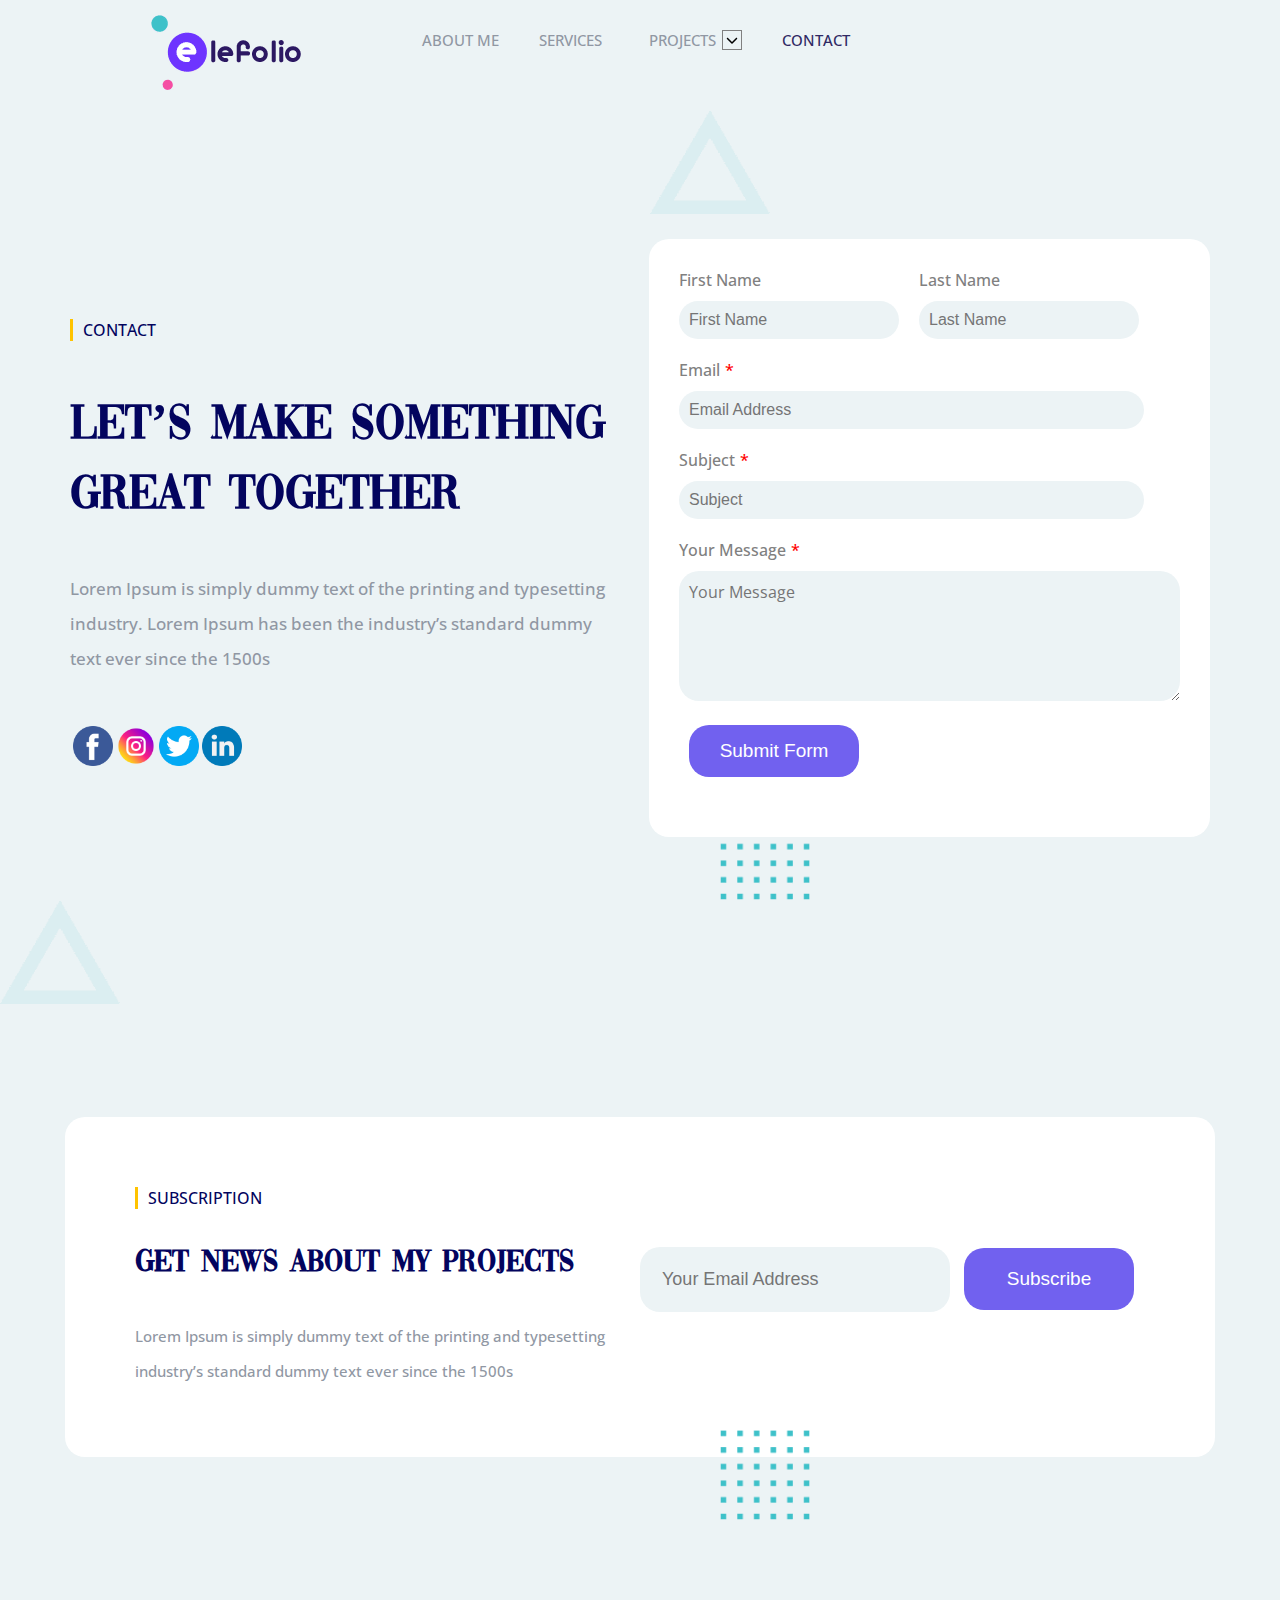
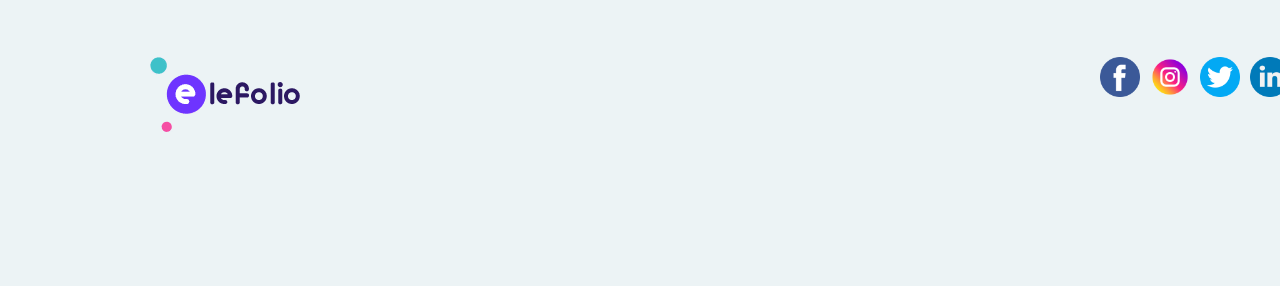
<file: contact.html>
<!DOCTYPE html>
<html lang="en">
<head>
    <meta charset="UTF-8">
    <meta name="viewport" content="width=device-width, initial-scale=1.0">
    <link rel="stylesheet" href="/assets/css/contact.css">
    <link rel="stylesheet" href="/assets/css/style.css">
    <link rel="stylesheet" href="/assets/css/basic.css">
    <title>EleFolio</title>
</head>
<body>
    


    <div class="site-container">



        <div class="contact-web-dots-design site-box-2">
            <div class="big-dots-1"><img src="/images/design/big-dots.png" alt="big-dots"></div>
          
            <div class="small-dots-1"><img src="/images/design/small-dots.png" alt="small-dots"></div>
            <div class="small-dots-2"><img src="/images/design/small-dots.png" alt="small-dots"></div>
            
            <div class="traiangle-circle-1"><img src="/images/design/traiangle-circle.png" alt="traiangle-circle"></div>
           
            <div class="traiangle-1"><img src="/images/design/traiangle.png" alt="traiangle"></div>
            <div class="traiangle-2"><img src="/images/design/traiangle.png" alt="traiangle"></div>
            
        </div>



        
        <div class="navbar py-15 site-box">
            <div class="left-navbar"><a href="./index.html"><img src="/images/design/logo.png" alt="logo"></a></div>
            <!-- left-navbar end -->
            <div class="right-navbar">
                <ul>
                    <li><a href="./aboutme.html" class="right-navbar-about">ABOUT ME</a></li>
                    <li><a href="/Html/services.html" class="right-navbar-serices">SERVICES</a></li>
                    <li>
                        <a href="/Html/projects.html"  class="right-navbar-project-li">PROJECTS</a>
                        <img src="/images/social media/chevron-down-solid.svg" alt="chevron">
                    </li>
                    <li><a href="/Html/contact.html" class="right-navbar-contact">CONTACT</a></li>
                </ul>
            </div>
            <!-- right-navbar end -->
        </div>
        <!-- navbar end -->



        <div class="contact-section site-box-3 py-130">
            <div class="left-contact">
                <h3>CONTACT</h3>
                <h1>Let’s make something great together</h1>
                <p>Lorem Ipsum is simply dummy text of the printing and typesetting industry. Lorem Ipsum has been the industry’s standard dummy text ever since the 1500s</p>
                <div class="social-media">
                    <ul>
                        <li><img src="/images/social media/facebook.png" alt="facebook"></li>
                        <li><img src="/images/social media/instagram.png" alt="instagram"></li>
                        <li><img src="/images/social media/twitter.png" alt="twitter"></li>
                        <li><img src="/images/social media/linkedin.png" alt="linkedin"></li>
                    </ul>
                </div>
            </div>
            <!-- left-contact end -->
            <div class="right-contact">
                <form action="#">
                    <div class="name-section">
                        <div class="firstname">
                            <h4>First Name</h4>
                        <input type="text" placeholder="First Name" name="firstname">
                        </div>
                        <div class="lastname">
                            <h4>Last Name</h4>
                        <input type="text" placeholder="Last Name" name="Lastname">
                        </div>
                    </div>
                    <!-- name-section end -->
                    <div class="email">
                        <h4>Email<span>*</span></h4>
                        <input type="email" name="email" id="email" placeholder="Email Address">
                    </div>
                    <!-- email end -->
                    <div class="Subject">
                        <h4>Subject<span>*</span></h4>
                        <input type="text" name="text" id="text" placeholder="Subject">
                    </div>
                    <!-- Subject end -->
                    <div class="YourMessage">
                        <h4>Your Message<span>*</span></h4>
                        <textarea name="text" id="text" placeholder="Your Message" cols="51" rows="5"></textarea>
                    </div>
                    <!-- Your Message end -->
                    <button>Submit Form</button>
                </form>
                <!-- form end -->
            </div>
            <!-- right-contact end -->
        </div>
        <!-- contact-section end -->

        
        <div class="contact-subscription-section">
            <div class="left-subscription">
                <h3>SUBSCRIPTION</h3>
                <h1>Get news about my projects</h1>
                <p>Lorem Ipsum is simply dummy text of the printing and typesetting industry’s standard dummy text ever since the 1500s</p>
            </div>
            <!-- left-subscription end -->
            <div class="right-subscription">
                <form action="#">
                    <input type="email" placeholder="Your Email Address">
                    <button>Subscribe</button>
                </form>
            </div>
            <!-- right-subscription end -->
        </div>
        <!-- subscription-section end -->


        <div class="footer site-box py-150">
            <div class="logo"><img src="/images/design/logo.png" alt="logo"></div>
            <div class="social-media">
                <ul>
                    <li><img src="/images/social media/facebook.png" alt="facebook"></li>
                    <li><img src="/images/social media/instagram.png" alt="instagram"></li>
                    <li><img src="/images/social media/twitter.png" alt="twitter"></li>
                    <li><img src="/images/social media/linkedin.png" alt="linkedin"></li>
                </ul>
            </div>
        </div>



    </div>




</body>
</html>
</file>
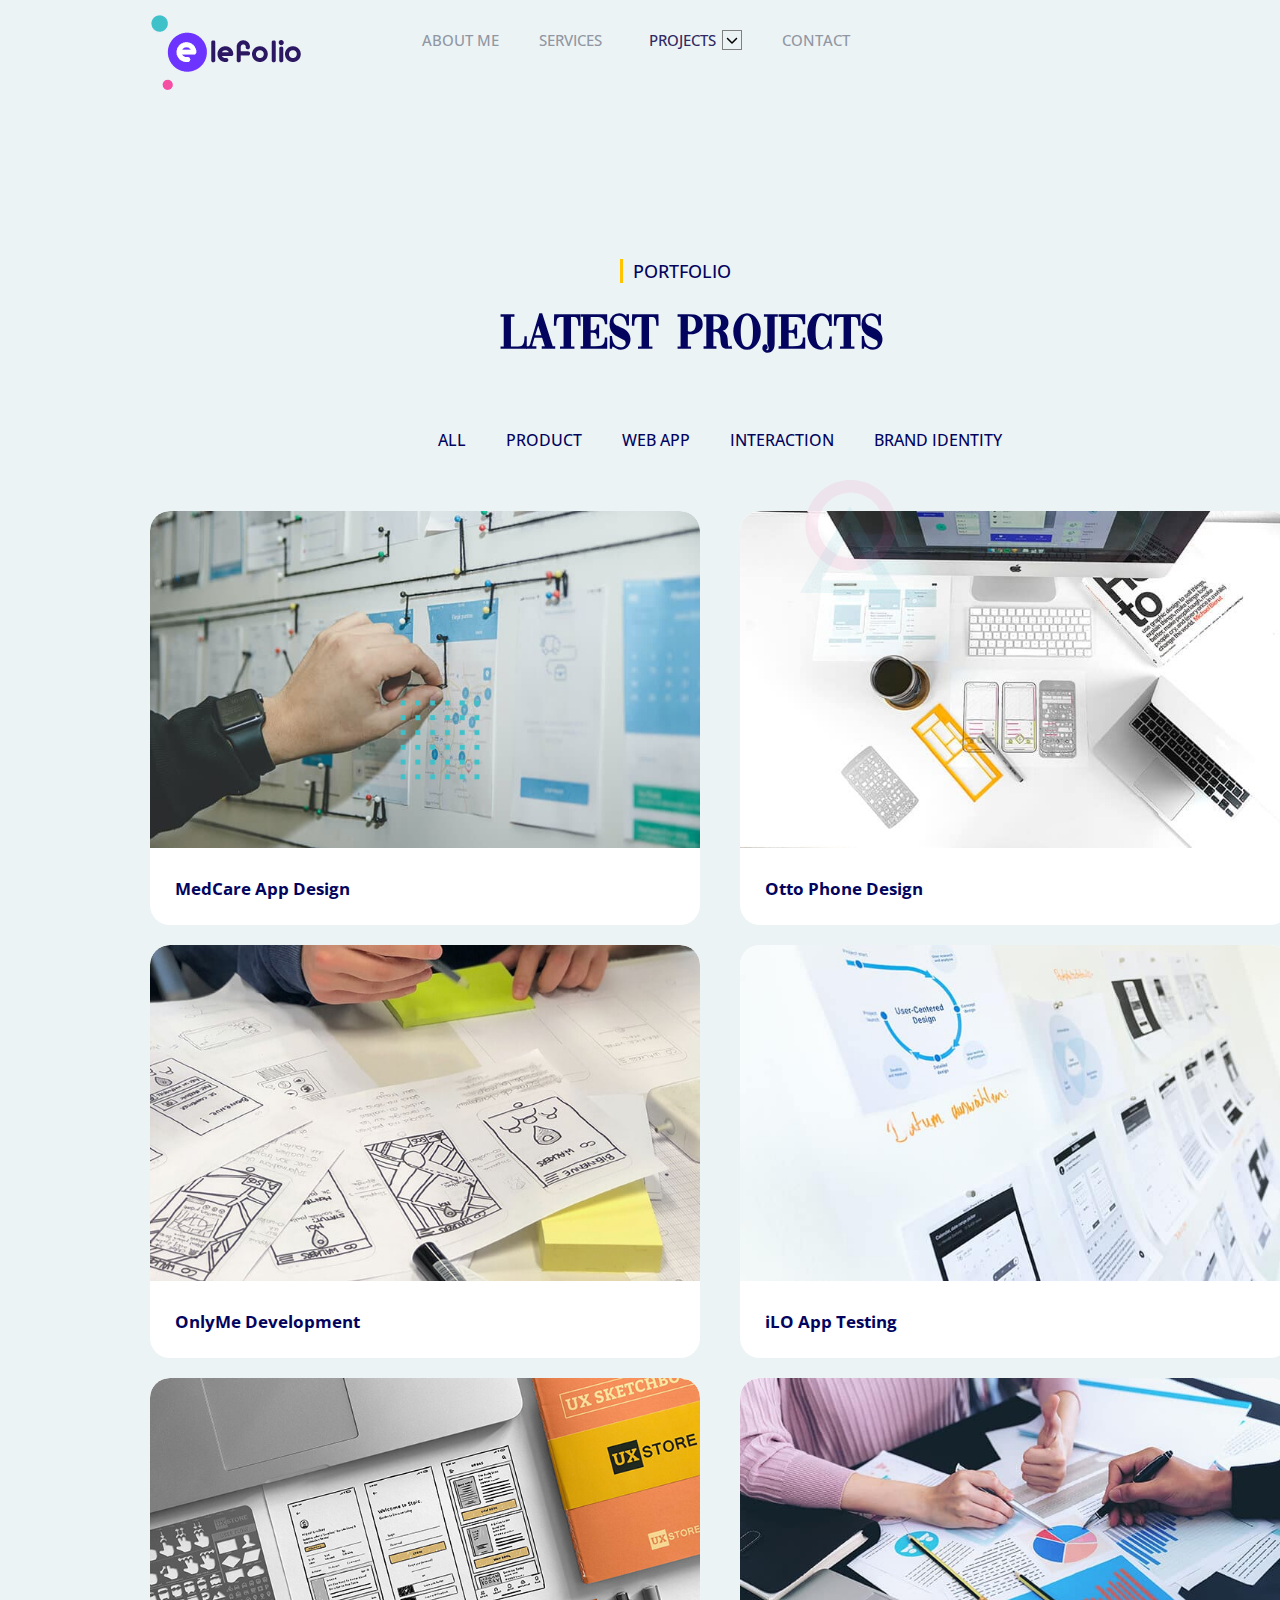
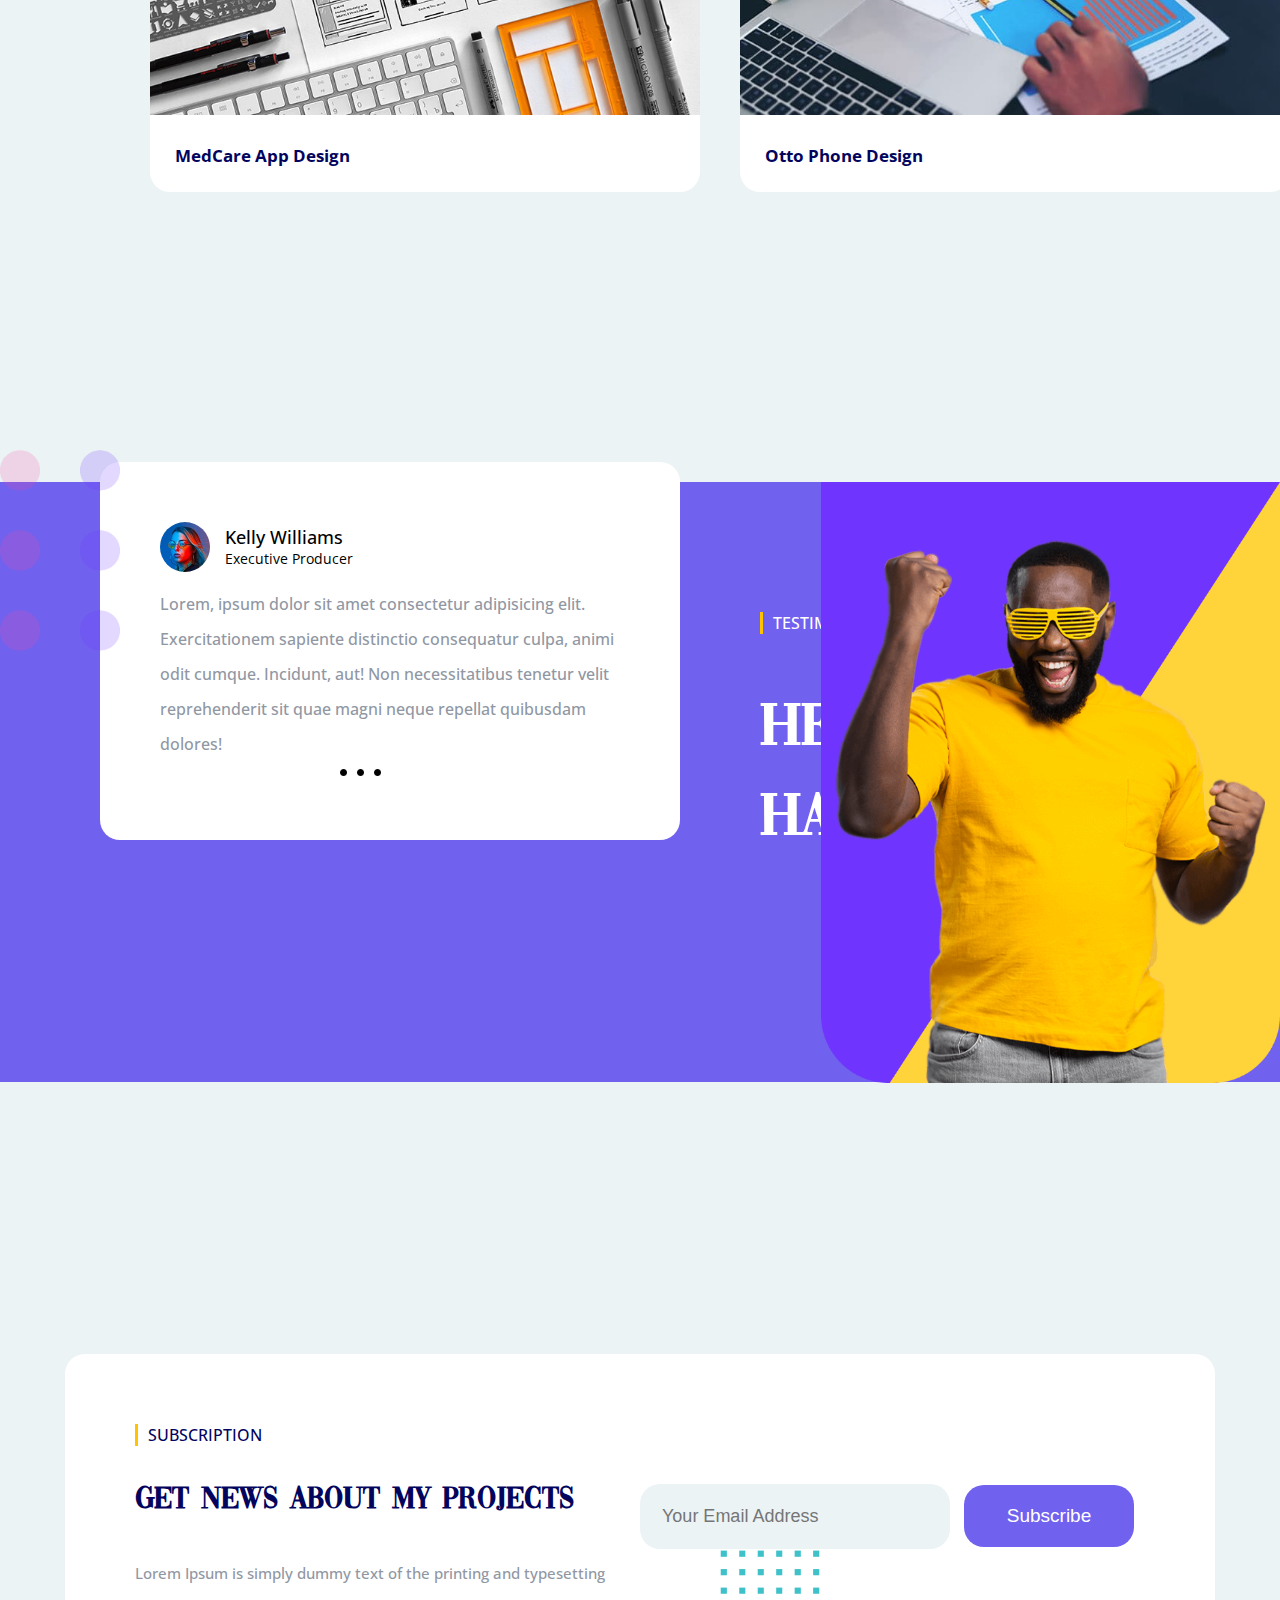
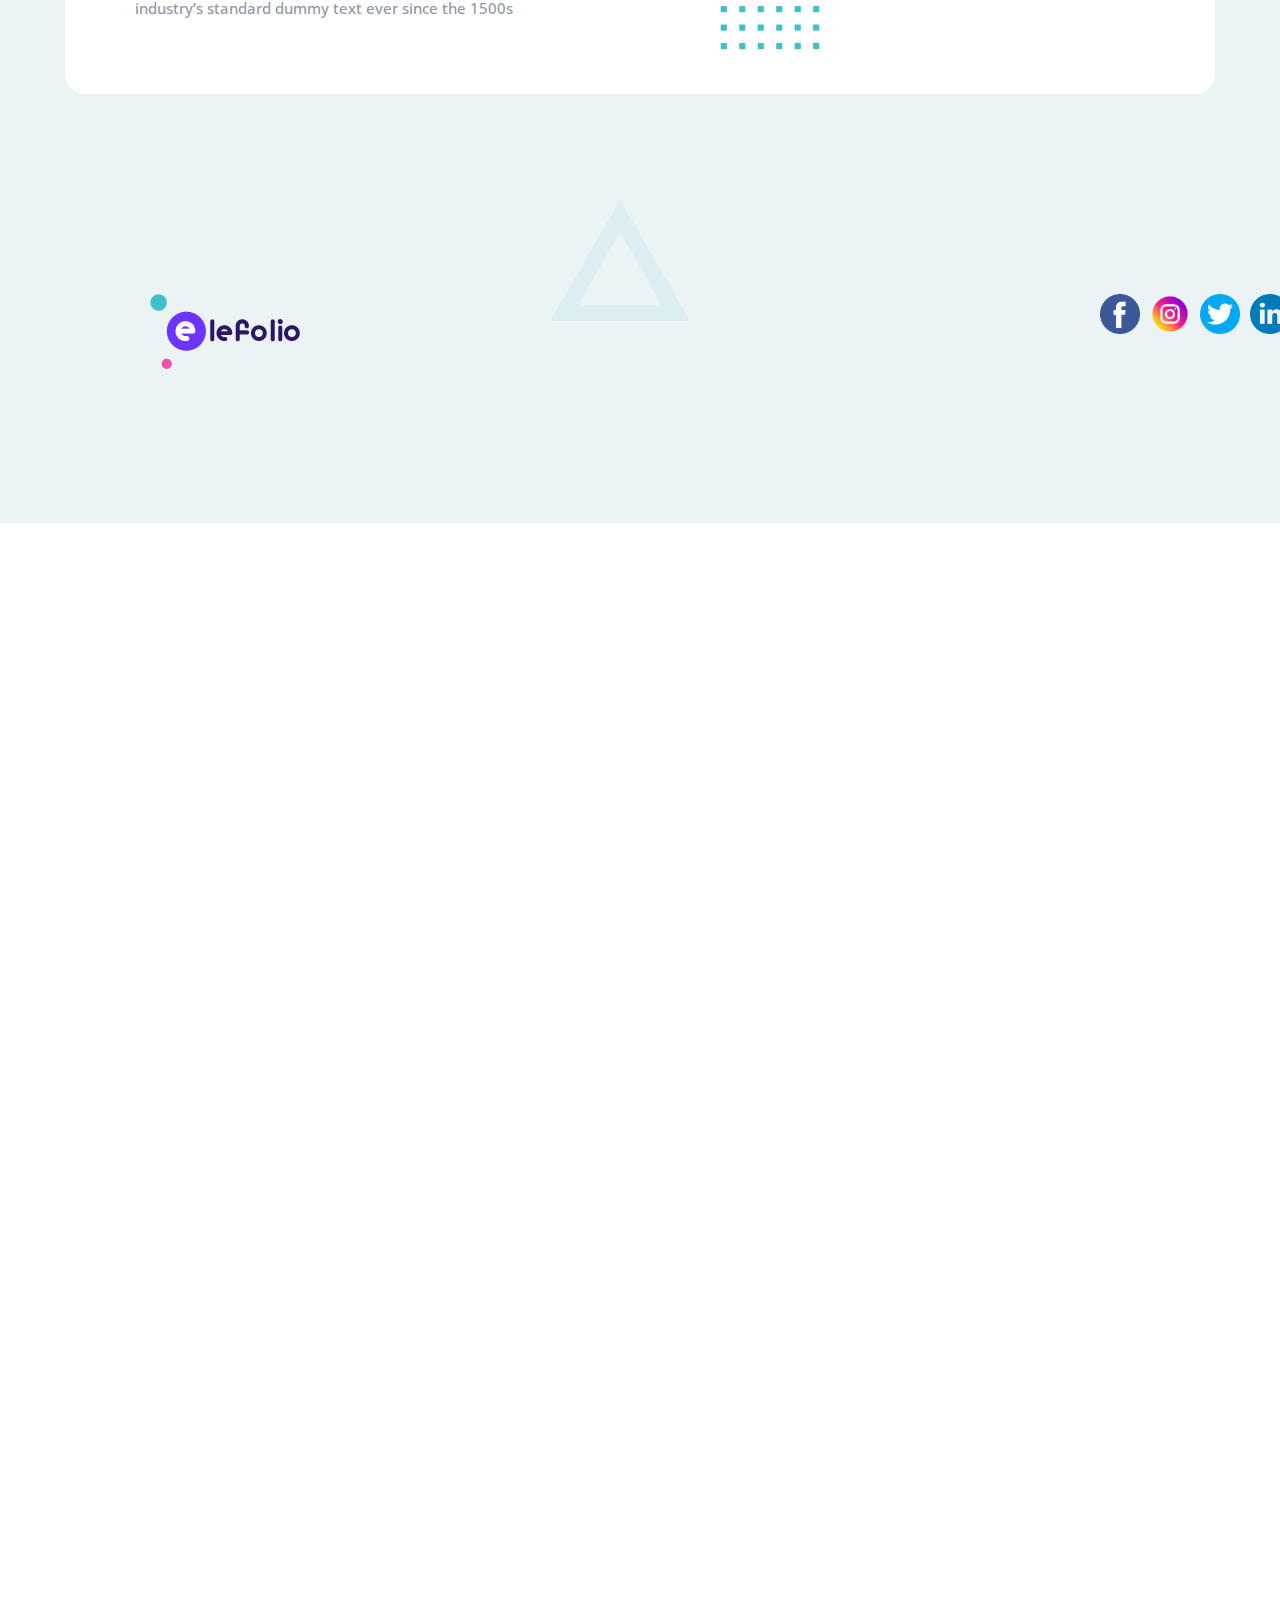
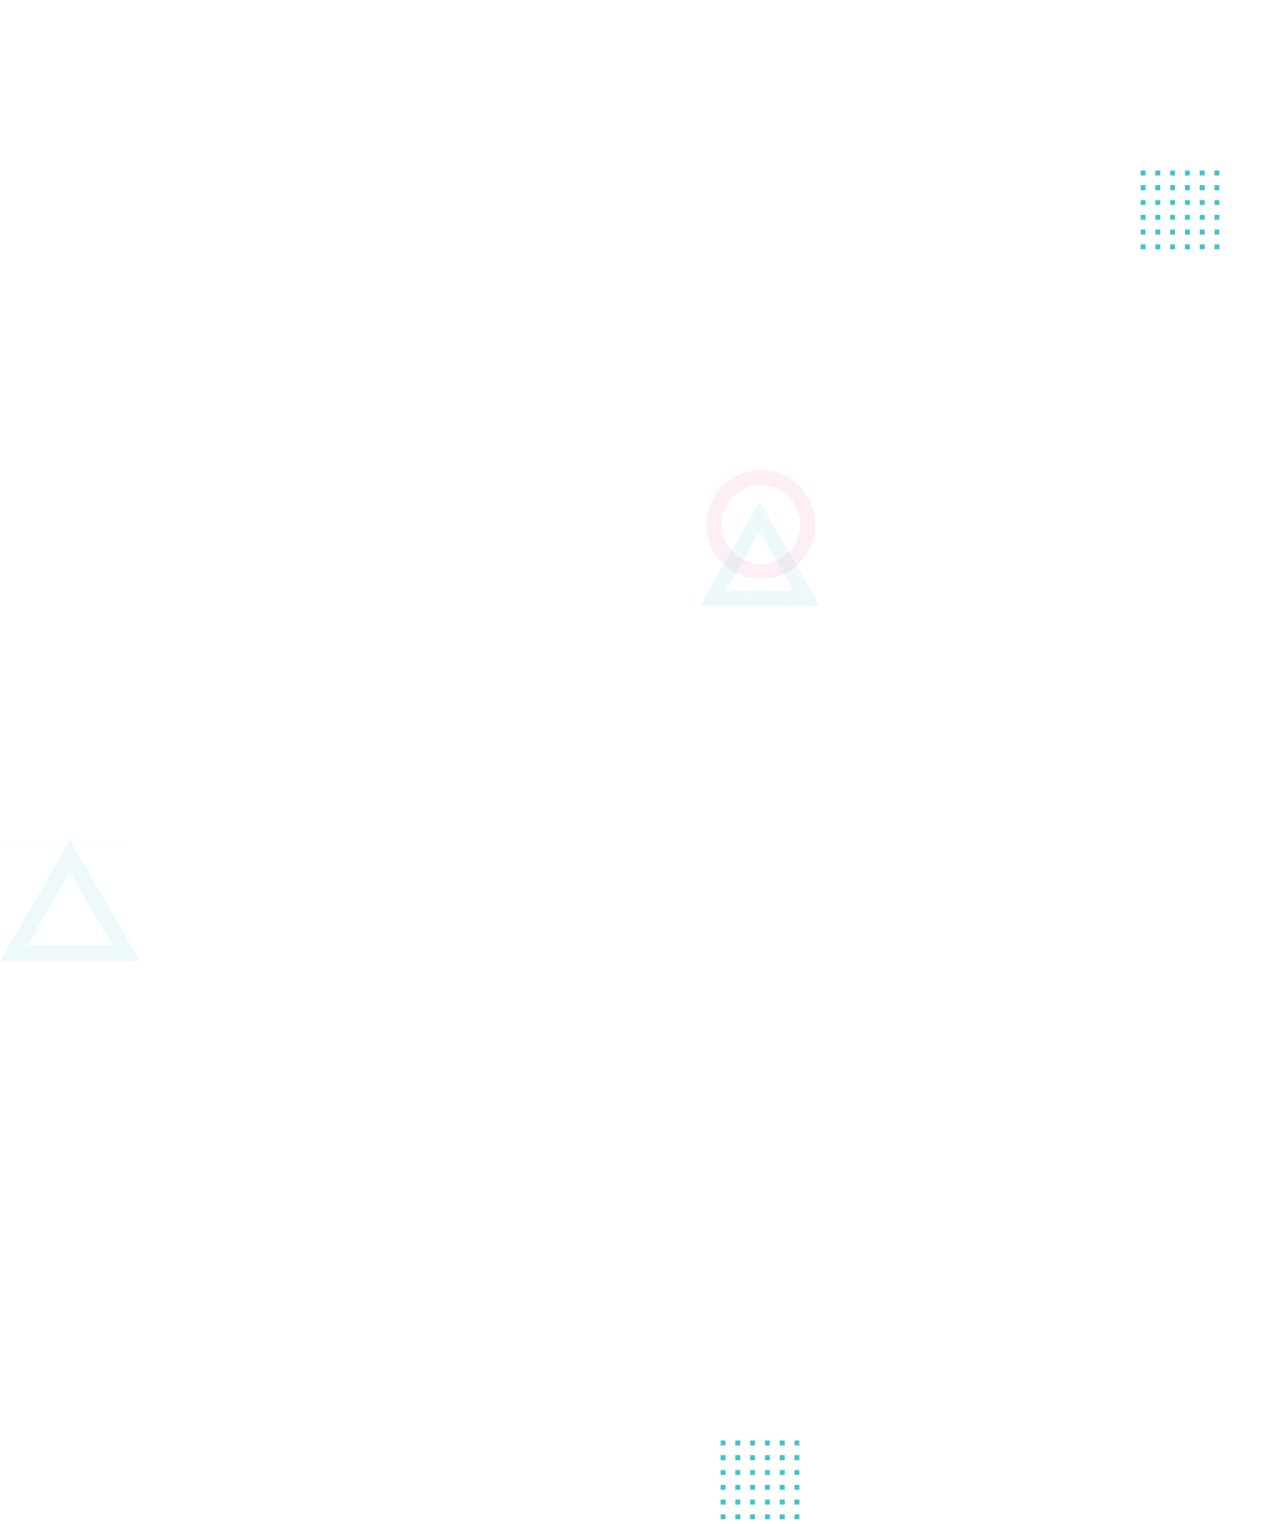
<file: projects.html>
<!DOCTYPE html>
<html lang="en">
<head>
    <meta charset="UTF-8">
    <meta name="viewport" content="width=device-width, initial-scale=1.0">
    <link rel="stylesheet" href="/assets/css/projects.css">
    <link rel="stylesheet" href="/assets/css/style.css">
    <link rel="stylesheet" href="/assets/css/basic.css">
    <title>EleFolio</title>
</head>
<body>
    

    <div class="site-container">



        
        <div class="project-web-dots-design site-box-2">
            <div class="big-dots-1"><img src="/images/design/big-dots.png" alt="big-dots"></div>
            <div class="big-dots-2"><img src="/images/design/big-dots.png" alt="big-dots"></div>
            <div class="big-dots-3"><img src="/images/design/big-dots.png" alt="big-dots"></div>
            <div class="small-dots-1"><img src="/images/design/small-dots.png" alt="small-dots"></div>
            <div class="small-dots-2"><img src="/images/design/small-dots.png" alt="small-dots"></div>
            <div class="small-dots-3"><img src="/images/design/small-dots.png" alt="small-dots"></div>
            <div class="small-dots-4"><img src="/images/design/small-dots.png" alt="small-dots"></div>
            <div class="small-dots-5"><img src="/images/design/small-dots.png" alt="small-dots"></div>
            <div class="traiangle-circle-1"><img src="/images/design/traiangle-circle.png" alt="traiangle-circle"></div>
            <div class="traiangle-circle-2"><img src="/images/design/traiangle-circle.png" alt="traiangle-circle"></div>
            <div class="traiangle-circle-3"><img src="/images/design/traiangle-circle.png" alt="traiangle-circle"></div>
            <div class="traiangle-1"><img src="/images/design/traiangle.png" alt="traiangle"></div>
            <div class="traiangle-2"><img src="/images/design/traiangle.png" alt="traiangle"></div>
            <div class="traiangle-3"><img src="/images/design/traiangle.png" alt="traiangle"></div>
        </div>


        
        <div class="navbar py-15 site-box">
            <div class="left-navbar"><a href="./index.html"><img src="/images/design/logo.png" alt="logo"></a></div>
            <!-- left-navbar end -->
            <div class="right-navbar">
                <ul>
                    <li><a href="./aboutme.html" class="right-navbar-about">ABOUT ME</a></li>
                    <li><a href="./services.html" class="right-navbar-serices">SERVICES</a></li>
                    <li>
                        <a href="./projects.html"  class="right-navbar-project-li">PROJECTS</a>
                        <img src="/images/social media/chevron-down-solid.svg" alt="chevron">
                    </li>
                    <li><a href="/Html/contact.html">CONTACT</a></li>
                </ul>
            </div>
            <!-- right-navbar end -->
        </div>
        <!-- navbar end -->


        <div class="protfolio-section site-box py-150">
            <h3>PORTFOLIO</h3>
            <h1>Latest projects</h1>
            <div class="protfolio-navbar">
                <ul>
                    <li><a href="#">ALL</a></li>
                    <li><a href="#">PRODUCT</a></li>
                    <li><a href="#">WEB APP</a></li>
                    <li><a href="#">INTERACTION</a></li>
                    <li><a href="#">BRAND IDENTITY</a></li>
                </ul>
            </div>
            <!-- protfolio-navbar end -->
            <div class="protfolio-images">
                <div class="image1-2">
                    <div class="image1">
                        <div class="overly-color"></div>
                        <img src="/images/products/medcare.jpg" alt="iamge1">
                        <span>MedCare App Design</span>
                        <div class="hover-buttons">
                            <img src="/images/social media/sign.png" alt="sign" class="sign">
                            <img src="/images/social media/link.png" alt="link" class="link">
                        </div>
                         <!-- hover-buttons end -->
                    </div>
                    <div class="image2">
                        <div class="overly-color"></div>
                        <img src="/images/products/OnlyMe Development.jpg" alt="imag2">
                        <span>OnlyMe Development</span>
                        <div class="hover-buttons">
                            <img src="/images/social media/sign.png" alt="sign" class="sign">
                            <img src="/images/social media/link.png" alt="link" class="link">
                        </div>
                         <!-- hover-buttons end -->
                    </div>
                    <div class="image2">
                        <div class="overly-color"></div>
                        <img src="/images/products/medcare-2.jpg" alt="imag2">
                        <span>MedCare App Design</span>
                        <div class="hover-buttons">
                            <img src="/images/social media/sign.png" alt="sign" class="sign">
                            <img src="/images/social media/link.png" alt="link" class="link">
                        </div>
                         <!-- hover-buttons end -->
                    </div>
                </div>
                <!-- image1-2 end -->
                <div class="image3-4">
                    <div class="image3">
                        <div class="overly-color"></div>
                        <img src="/images/products/Otto Phone.jpg" alt="image3">
                        <span>Otto Phone Design</span>
                        <div class="hover-buttons">
                            <img src="/images/social media/sign.png" alt="sign" class="sign">
                            <img src="/images/social media/link.png" alt="link" class="link">
                        </div>
                        <!-- hover-buttons end -->
                    </div>
                    <div class="image4">
                        <div class="overly-color"></div>
                        <img src="/images/products/ilo app.jpg" alt="image4">
                        <span>iLO App Testing</span>
                        <div class="hover-buttons">
                            <img src="/images/social media/sign.png" alt="sign" class="sign">
                            <img src="/images/social media/link.png" alt="link" class="link">
                        </div>
                         <!-- hover-buttons end -->
                    </div>
                    <div class="image4">
                        <div class="overly-color"></div>
                        <img src="/images/products/otto-2.jpg" alt="image4">
                        <span>Otto Phone Design</span>
                        <div class="hover-buttons">
                            <img src="/images/social media/sign.png" alt="sign" class="sign">
                            <img src="/images/social media/link.png" alt="link" class="link">
                        </div>
                         <!-- hover-buttons end -->
                    </div>
                </div>
                <!-- image3-4 end -->
            </div>
            <!-- protfolio-images end -->
        </div>
        <!-- protfolio-section end -->


        <div class="testimonials-section site-box py-100" >
            <div class="testimonials-background-design"></div>
            <div class="left-testimonials">
                <div class="card">
                    <div class="profile">
                        <img src="/images/person images/user-1.jpg" alt="user-1">
                        <div class="profile-info">
                            <h5>Kelly Williams</h5>
                            <span>Executive Producer</span>
                        </div>
                    </div>
                    <!-- profile end -->
                    <p>Lorem, ipsum dolor sit amet consectetur adipisicing elit. Exercitationem sapiente distinctio consequatur culpa, animi odit cumque. 
                    Incidunt, aut! Non necessitatibus tenetur velit reprehenderit sit quae magni neque repellat quibusdam dolores!</p>
                    <ul class="review-dots">
                        <li><img src="/images/design/black-circle.png" alt=""></li>
                        <li><img src="/images/design/black-circle.png" alt=""></li>
                        <li><img src="/images/design/black-circle.png" alt=""></li>
                    </ul>
                </div>
                <!-- card end -->
            </div>
            <!-- left-testimonials end -->
            <div class="right-testimonials">
               <div>
                    <h3>TESTIMONIALS</h3>
                    <h1>Hear from my <br> happy clients</h1>
               </div>
               <div>
                <img src="/images/person images/person-1.png" alt="person-1">
               </div>
            </div>
            <!-- right-testimonials end -->
        </div>
        <!-- testimonials-section end -->


        <div class="subscription-section">
            <div class="left-subscription">
                <h3>SUBSCRIPTION</h3>
                <h1>Get news about my projects</h1>
                <p>Lorem Ipsum is simply dummy text of the printing and typesetting industry’s standard dummy text ever since the 1500s</p>
            </div>
            <!-- left-subscription end -->
            <div class="right-subscription">
                <form action="#">
                    <input type="email" placeholder="Your Email Address">
                    <button>Subscribe</button>
                </form>
            </div>
            <!-- right-subscription end -->
        </div>
        <!-- subscription-section end -->


        <div class="footer site-box py-150">
            <div class="logo"><img src="/images/design/logo.png" alt="logo"></div>
            <div class="social-media">
                <ul>
                    <li><img src="/images/social media/facebook.png" alt="facebook"></li>
                    <li><img src="/images/social media/instagram.png" alt="instagram"></li>
                    <li><img src="/images/social media/twitter.png" alt="twitter"></li>
                    <li><img src="/images/social media/linkedin.png" alt="linkedin"></li>
                </ul>
            </div>
        </div>


    </div>


</body>
</html>
</file>
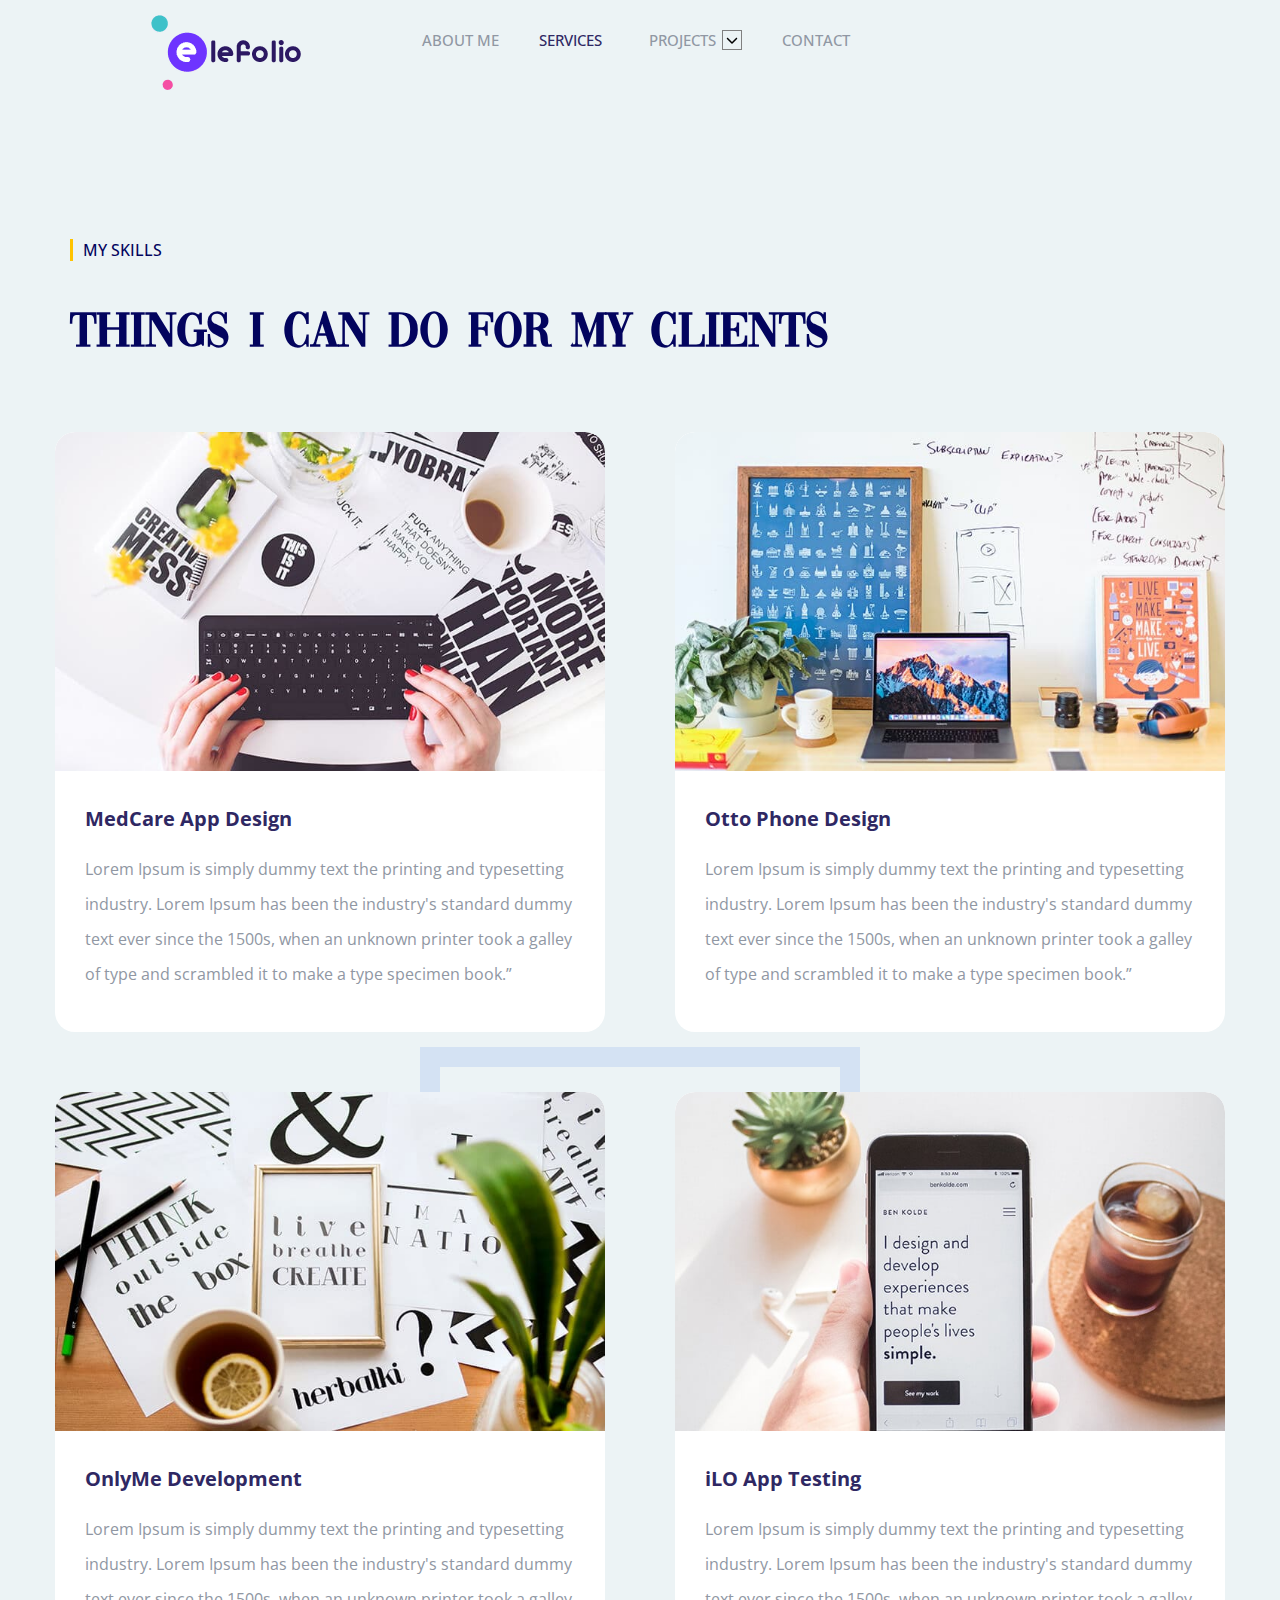
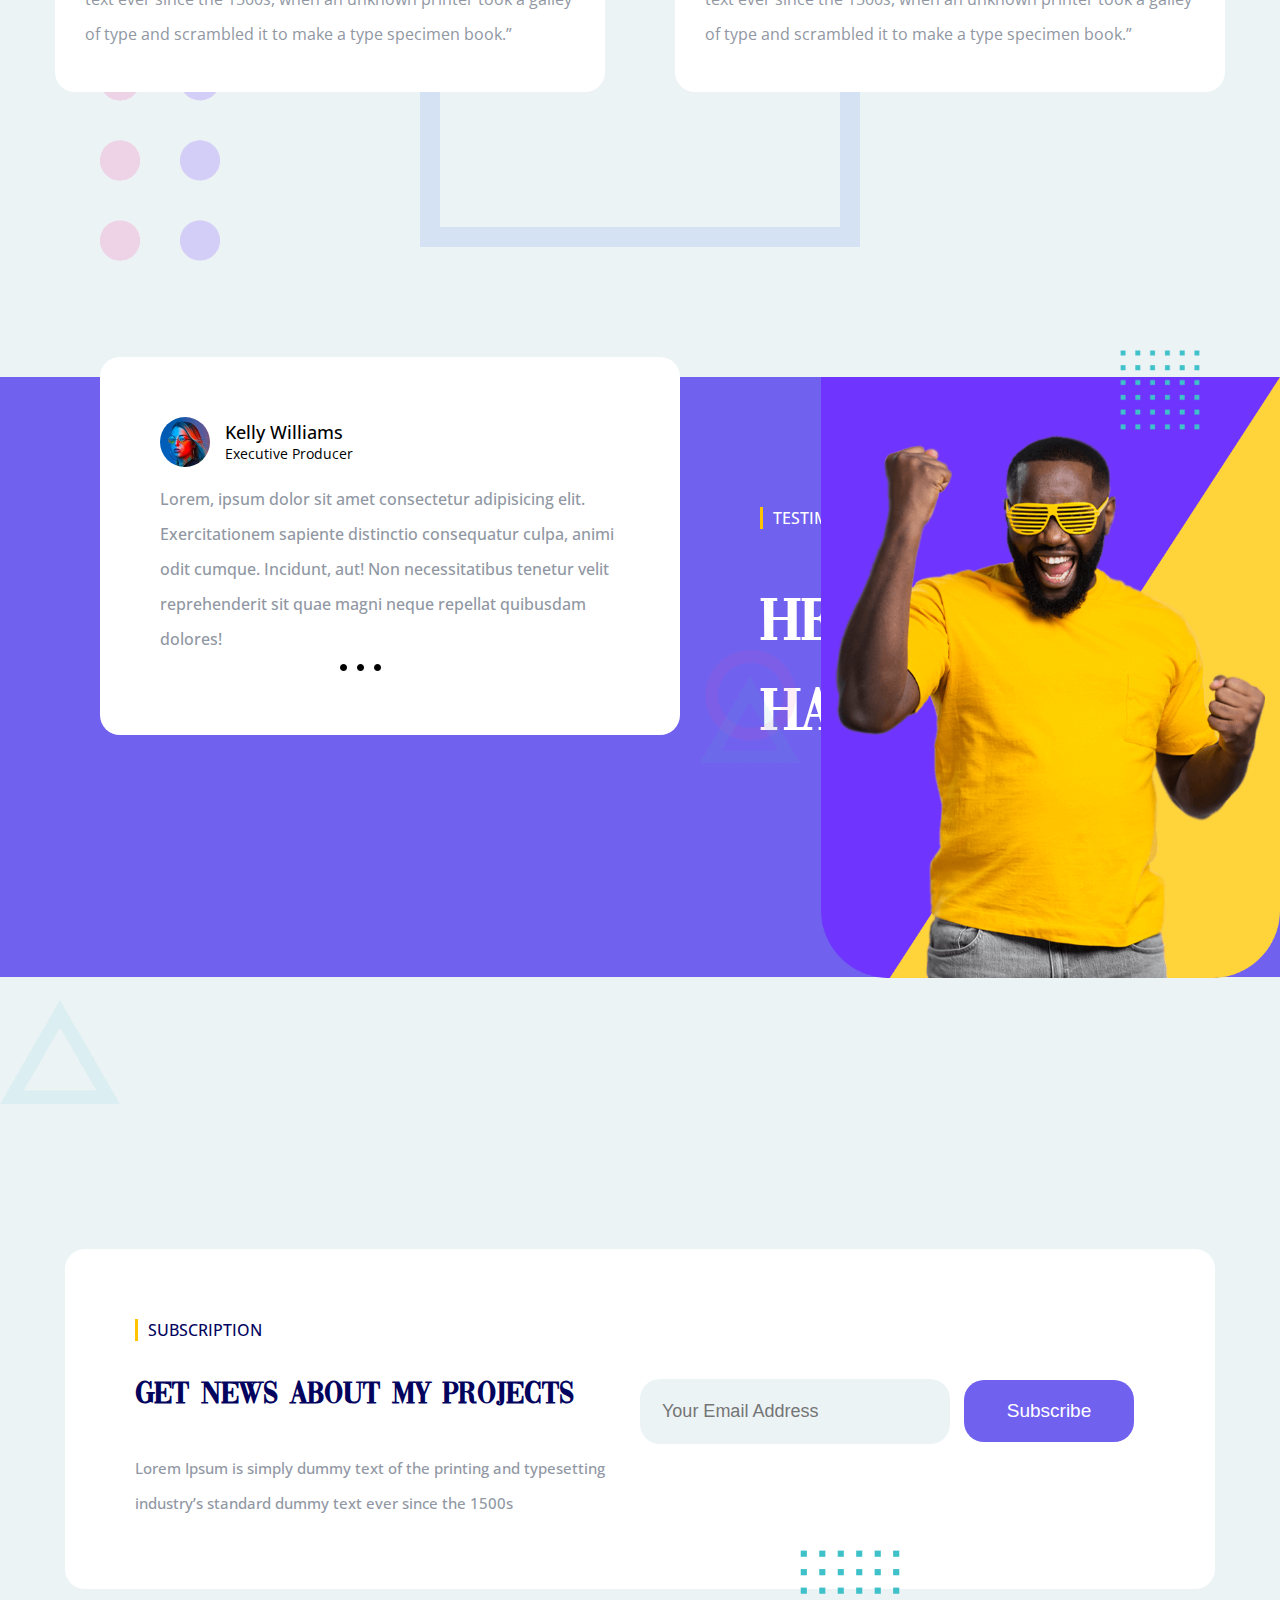
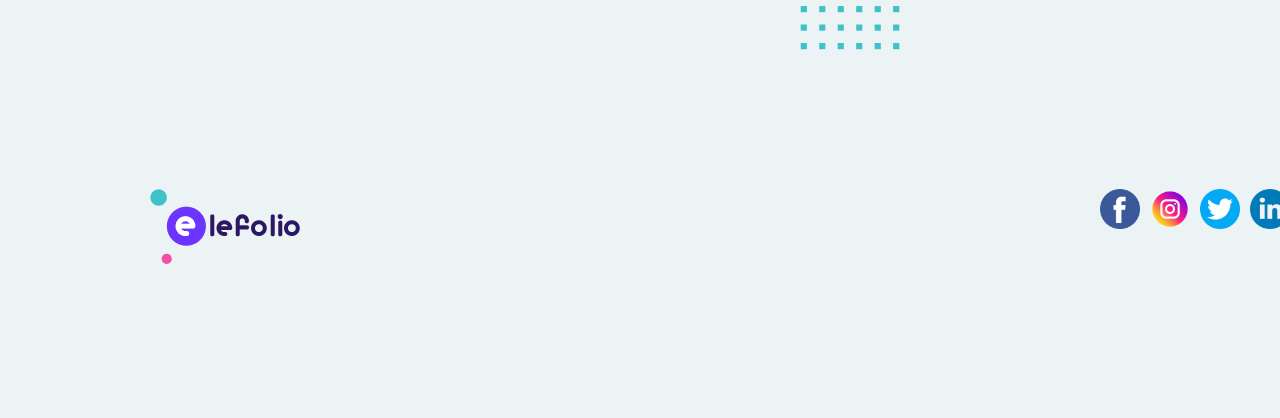
<file: services.html>
<!DOCTYPE html>
<html lang="en">
<head>
    <meta charset="UTF-8">
    <meta name="viewport" content="width=device-width, initial-scale=1.0">
    <link rel="stylesheet" href="/assets/css/services.css">
    <link rel="stylesheet" href="/assets/css/style.css">
    <link rel="stylesheet" href="/assets/css/basic.css">
    <title>EleFolio</title>
</head>
<body>
    

  <div class="site-container">


    <div class="services-web-dots-design site-box-2">
        <div class="big-dots-1"><img src="/images/design/big-dots.png" alt="big-dots"></div>
        <div class="big-dots-2"><img src="/images/design/big-dots.png" alt="big-dots"></div>
        <div class="small-dots-1"><img src="/images/design/small-dots.png" alt="small-dots"></div>
        <div class="small-dots-2"><img src="/images/design/small-dots.png" alt="small-dots"></div>
        <div class="small-dots-3"><img src="/images/design/small-dots.png" alt="small-dots"></div>
        <div class="traiangle-circle-1"><img src="/images/design/traiangle-circle.png" alt="traiangle-circle"></div>
        <div class="traiangle-circle-2"><img src="/images/design/traiangle-circle.png" alt="traiangle-circle"></div>
        <div class="traiangle-1"><img src="/images/design/traiangle.png" alt="traiangle"></div>
    </div>



    <div class="navbar py-15 site-box">
        <div class="left-navbar"><a href="./index.html"><img src="/images/design/logo.png" alt="logo"></a></div>
        <!-- left-navbar end -->
        <div class="right-navbar">
            <ul>
                <li><a href="/Html/aboutme.html" class="right-navbar-about">ABOUT ME</a></li>
                <li><a href="/Html/services.html" class="right-navbar-serices">SERVICES</a></li>
                <li>
                    <a href="/Html/projects.html"  class="right-navbar-project-li">PROJECTS</a>
                    <img src="/images/social media/chevron-down-solid.svg" alt="chevron">
                </li>
                <li><a href="/Html/contact.html">CONTACT</a></li>
            </ul>
        </div>
        <!-- right-navbar end -->
    </div>
    <!-- navbar end -->


    <div class="skill-section site-box-3 py-130">
        <div class="background-box"></div>
        <h3>MY SKILLS</h3>
        <h1>Things I can do for my clients</h1>
        <div class="protfolio-images py-15">
            <div class="image1-2">
                <div class="image1">
                    
                         <img src="/images/products/brand identity.jpg" alt="iamge1">
                         <div class="images-info">
                            <h2>MedCare App Design</h2>
                         <p>Lorem Ipsum is simply dummy text the printing and typesetting industry. Lorem Ipsum has been the industry's standard dummy text ever since the 1500s, 
                            when an unknown printer took a galley of type and scrambled it to make a type specimen book.”</p>
                         </div>
                    </div>
                <div class="image2">
                    
                        <img src="/images/products/product design.jpg" alt="imag2">
                        <div class="images-info">
                            <h2>OnlyMe Development</h2>
                        <p>Lorem Ipsum is simply dummy text the printing and typesetting industry. Lorem Ipsum has been the industry's standard dummy text ever since the 1500s, 
                            when an unknown printer took a galley of type and scrambled it to make a type specimen book.”</p>
                        </div>
                   </div>
            </div>
            <!-- image1-2 end -->
            <div class="image3-4">
                <div class="image3">
                    
                        <img src="/images/products/interaction.jpg" alt="image3">
                        <div class="images-info">
                            <h2>Otto Phone Design</h2>
                        <p>Lorem Ipsum is simply dummy text the printing and typesetting industry. Lorem Ipsum has been the industry's standard dummy text ever since the 1500s, 
                            when an unknown printer took a galley of type and scrambled it to make a type specimen book.”</p>
                        </div>
                    </div>
                <div class="image4">
                    
                         <img src="/images/products/application design.jpg" alt="image4">
                         <div class="images-info">
                            <h2>iLO App Testing</h2>
                         <p>Lorem Ipsum is simply dummy text the printing and typesetting industry. Lorem Ipsum has been the industry's standard dummy text ever since the 1500s, 
                            when an unknown printer took a galley of type and scrambled it to make a type specimen book.”</p>
                         </div>
                    </div>
            </div>
            <!-- image3-4 end -->
        </div>
        <!-- protfolio-images end -->
    </div>
    <!-- my skills section end -->


    <div class="testimonials-section site-box py-100" >
        <div class="testimonials-background-design"></div>
        <div class="left-testimonials">
            <div class="card">
                <div class="profile">
                    <img src="/images/person images/user-1.jpg" alt="user-1">
                    <div class="profile-info">
                        <h5>Kelly Williams</h5>
                        <span>Executive Producer</span>
                    </div>
                </div>
                <!-- profile end -->
                <p>Lorem, ipsum dolor sit amet consectetur adipisicing elit. Exercitationem sapiente distinctio consequatur culpa, animi odit cumque. 
                Incidunt, aut! Non necessitatibus tenetur velit reprehenderit sit quae magni neque repellat quibusdam dolores!</p>
                <ul class="review-dots">
                    <li><img src="/images/design/black-circle.png" alt=""></li>
                    <li><img src="/images/design/black-circle.png" alt=""></li>
                    <li><img src="/images/design/black-circle.png" alt=""></li>
                </ul>
            </div>
            <!-- card end -->
        </div>
        <!-- left-testimonials end -->
        <div class="right-testimonials">
           <div>
                <h3>TESTIMONIALS</h3>
                <h1>Hear from my <br> happy clients</h1>
           </div>
           <div>
            <img src="/images/person images/person-1.png" alt="person-1">
           </div>
        </div>
        <!-- right-testimonials end -->
    </div>
    <!-- testimonials-section end -->


    <div class="subscription-section">
        <div class="left-subscription">
            <h3>SUBSCRIPTION</h3>
            <h1>Get news about my projects</h1>
            <p>Lorem Ipsum is simply dummy text of the printing and typesetting industry’s standard dummy text ever since the 1500s</p>
        </div>
        <!-- left-subscription end -->
        <div class="right-subscription">
            <form action="#">
                <input type="email" placeholder="Your Email Address">
                <button>Subscribe</button>
            </form>
        </div>
        <!-- right-subscription end -->
    </div>
    <!-- subscription-section end -->


    <div class="footer site-box py-150">
        <div class="logo"><img src="/images/design/logo.png" alt="logo"></div>
        <div class="social-media">
            <ul>
                <li><img src="/images/social media/facebook.png" alt="facebook"></li>
                <li><img src="/images/social media/instagram.png" alt="instagram"></li>
                <li><img src="/images/social media/twitter.png" alt="twitter"></li>
                <li><img src="/images/social media/linkedin.png" alt="linkedin"></li>
            </ul>
        </div>
    </div>

  </div>



</body>
</html>
</file>
<file: assets/css/contact.css>
@import url("https://fonts.googleapis.com/css2?family=Open+Sans:ital,wght@0,300..800;1,300..800&display=swap");
@import url("https://fonts.googleapis.com/css2?family=Jersey+10&family=Open+Sans:ital,wght@0,300..800;1,300..800&display=swap");
@font-face {
  font-family: headings;
  src: url(/fonts/Vogue.ttf); }
* {
  padding: 0px;
  margin: 0px;
  box-sizing: border-box; }

.site-box {
  width: 1440px;
  margin: auto; }

.site-box-2 {
  width: 1500px;
  margin: auto; }

.site-box-3 {
  width: 1140px;
  margin: auto; }

.site-container {
  background-color: #ecf3f5; }

body h1, body h2, body h3, body h4, body h5, body h6, body span, body p {
  color: black;
  font-family: "Open Sans"; }
body img {
  width: 100%; }

.py-15 {
  padding-top: 15px;
  padding-bottom: 15px; }

.py-60 {
  padding-top: 60px;
  padding-bottom: 60px; }

.py-100 {
  padding-top: 100px;
  padding-bottom: 100px; }

.py-130 {
  padding-top: 130px;
  padding-bottom: 130px; }

.py-150 {
  padding-top: 150px;
  padding-bottom: 150px; }

.py-200 {
  padding-top: 200px;
  padding-bottom: 200px; }

.navbar .left-navbar img {
  cursor: pointer; }
.navbar .right-navbar ul li .right-navbar-contact {
  color: #2f2863; }

.contact-section {
  display: flex; }
  .contact-section .left-contact {
    width: 50%;
    margin-top: 80px;
    margin-right: 30px; }
    .contact-section .left-contact h3 {
      font-size: 16px;
      font-weight: 500;
      border-left: 3px solid #ffc300;
      padding-left: 10px;
      color: #03045e; }
    .contact-section .left-contact h1 {
      font-size: 100px;
      color: #03045e;
      font-family: headings;
      padding-top: 50px;
      padding-bottom: 40px;
      font-size: 50px;
      line-height: 70px; }
    .contact-section .left-contact p {
      font-size: 17px;
      font-weight: 500;
      color: #9097a3;
      line-height: 35px; }
    .contact-section .left-contact .social-media {
      margin-top: 50px; }
      .contact-section .left-contact .social-media ul {
        display: flex;
        margin-right: 150px; }
        .contact-section .left-contact .social-media ul li {
          list-style: none; }
          .contact-section .left-contact .social-media ul li img {
            width: 40px;
            margin-left: 3px;
            cursor: pointer; }
  .contact-section .right-contact {
    z-index: 5; }
    .contact-section .right-contact form {
      background-color: white;
      border-radius: 20px;
      padding: 30px; }
      .contact-section .right-contact form .name-section {
        display: flex; }
        .contact-section .right-contact form .name-section .firstname h4 {
          color: grey;
          font-weight: 500;
          margin-bottom: 10px; }
        .contact-section .right-contact form .name-section .firstname input {
          padding: 10px;
          width: 220px;
          background-color: #ecf3f5;
          border: none;
          border-radius: 20px;
          outline: none;
          font-size: 16px; }
        .contact-section .right-contact form .name-section .lastname {
          margin-left: 20px; }
          .contact-section .right-contact form .name-section .lastname h4 {
            color: grey;
            font-weight: 500;
            margin-bottom: 10px; }
          .contact-section .right-contact form .name-section .lastname input {
            padding: 10px;
            width: 220px;
            background-color: #ecf3f5;
            border: none;
            border-radius: 20px;
            outline: none;
            font-size: 16px; }
      .contact-section .right-contact form .email {
        margin-top: 20px; }
        .contact-section .right-contact form .email h4 {
          color: grey;
          font-weight: 500;
          margin-bottom: 10px; }
          .contact-section .right-contact form .email h4 span {
            color: red;
            margin-left: 5px; }
        .contact-section .right-contact form .email input {
          padding: 10px;
          width: 465px;
          background-color: #ecf3f5;
          border: none;
          border-radius: 20px;
          outline: none;
          font-size: 16px; }
      .contact-section .right-contact form .Subject {
        margin-top: 20px; }
        .contact-section .right-contact form .Subject h4 {
          color: grey;
          font-weight: 500;
          margin-bottom: 10px; }
          .contact-section .right-contact form .Subject h4 span {
            color: red;
            margin-left: 5px; }
        .contact-section .right-contact form .Subject input {
          padding: 10px;
          width: 465px;
          background-color: #ecf3f5;
          border: none;
          border-radius: 20px;
          outline: none;
          font-size: 16px; }
      .contact-section .right-contact form .YourMessage {
        margin-top: 20px; }
        .contact-section .right-contact form .YourMessage h4 {
          color: grey;
          font-weight: 500;
          margin-bottom: 10px; }
          .contact-section .right-contact form .YourMessage h4 span {
            color: red;
            margin-left: 5px; }
        .contact-section .right-contact form .YourMessage textarea {
          padding: 10px;
          background-color: #ecf3f5;
          border: none;
          border-radius: 20px;
          outline: none;
          font-size: 16px;
          font-family: "Open Sans"; }
      .contact-section .right-contact form button {
        padding: 20px;
        font-size: 19px;
        color: white;
        background-color: #7161ef;
        border: none;
        border-radius: 20px;
        width: 170px;
        margin-left: 10px;
        margin-top: 20px;
        padding: 15px;
        margin-bottom: 30px; }
        .contact-section .right-contact form button:hover {
          background-color: #ffc300;
          color: #7161ef;
          transition: 0.3s;
          cursor: pointer; }
        .contact-section .right-contact form button:hover {
          background-color: #2f2863;
          color: white;
          transition: 0.3s;
          cursor: pointer; }

.contact-subscription-section {
  display: flex;
  background-color: white;
  border-radius: 20px;
  padding: 70px;
  width: 1150px;
  height: 340px;
  margin: auto;
  margin-top: 150px;
  margin-bottom: 50px; }
  .contact-subscription-section .left-subscription {
    width: 50%; }
    .contact-subscription-section .left-subscription h3 {
      font-size: 16px;
      font-weight: 500;
      border-left: 3px solid #ffc300;
      padding-left: 10px;
      color: #03045e; }
    .contact-subscription-section .left-subscription h1 {
      font-size: 100px;
      color: #03045e;
      font-family: headings;
      padding-top: 50px;
      padding-bottom: 40px;
      font-size: 32px;
      font-weight: 900;
      word-spacing: 0px;
      padding-top: 40px; }
    .contact-subscription-section .left-subscription p {
      font-size: 17px;
      font-weight: 500;
      color: #9097a3;
      font-size: 15px;
      margin-right: 30px;
      line-height: 35px; }
  .contact-subscription-section .right-subscription form {
    margin-top: 60px; }
    .contact-subscription-section .right-subscription form input {
      padding: 22px;
      width: 310px;
      background-color: #ecf3f5;
      border: none;
      border-radius: 20px;
      outline: none;
      font-size: 18px; }
    .contact-subscription-section .right-subscription form button {
      padding: 20px;
      font-size: 19px;
      color: white;
      background-color: #7161ef;
      border: none;
      border-radius: 20px;
      width: 170px;
      margin-left: 10px; }
      .contact-subscription-section .right-subscription form button:hover {
        background-color: #ffc300;
        color: #7161ef;
        transition: 0.3s;
        cursor: pointer; }
      .contact-subscription-section .right-subscription form button:hover {
        background-color: #2f2863;
        color: white;
        transition: 0.3s;
        cursor: pointer; }

.contact-web-dots-design {
  position: relative; }
  .contact-web-dots-design .big-dots-1 {
    width: 120px;
    position: absolute;
    right: 100px;
    top: 1000px; }
  .contact-web-dots-design .small-dots-1 {
    width: 120px;
    position: absolute;
    top: 810px;
    left: 720px;
    width: 90px;
    z-index: 0; }
  .contact-web-dots-design .small-dots-2 {
    width: 120px;
    position: absolute;
    top: 1430px;
    left: 720px;
    width: 90px; }
  .contact-web-dots-design .traiangle-circle-1 {
    width: 120px;
    position: absolute;
    right: 20px;
    width: 90px;
    top: 40px; }
  .contact-web-dots-design .traiangle-1 {
    width: 120px;
    position: absolute;
    left: 650px;
    top: 110px; }
  .contact-web-dots-design .traiangle-2 {
    width: 120px;
    position: absolute;
    left: 0px;
    top: 900px; }

/*# sourceMappingURL=contact.css.map */
</file>
<file: assets/css/style.css>
@import url("https://fonts.googleapis.com/css2?family=Open+Sans:ital,wght@0,300..800;1,300..800&display=swap");
@import url("https://fonts.googleapis.com/css2?family=Jersey+10&family=Open+Sans:ital,wght@0,300..800;1,300..800&display=swap");
@font-face {
  font-family: headings;
  src: url(/fonts/Vogue.ttf); }
* {
  padding: 0px;
  margin: 0px;
  box-sizing: border-box; }

.site-box {
  width: 1440px;
  margin: auto; }

.site-box-2 {
  width: 1500px;
  margin: auto; }

.site-box-3 {
  width: 1140px;
  margin: auto; }

.site-container {
  background-color: #ecf3f5; }

body h1, body h2, body h3, body h4, body h5, body h6, body span, body p {
  color: black;
  font-family: "Open Sans"; }
body img {
  width: 100%; }

.py-15 {
  padding-top: 15px;
  padding-bottom: 15px; }

.py-60 {
  padding-top: 60px;
  padding-bottom: 60px; }

.py-100 {
  padding-top: 100px;
  padding-bottom: 100px; }

.py-130 {
  padding-top: 130px;
  padding-bottom: 130px; }

.py-150 {
  padding-top: 150px;
  padding-bottom: 150px; }

.py-200 {
  padding-top: 200px;
  padding-bottom: 200px; }

.navbar {
  display: flex;
  justify-content: space-around; }
  .navbar .left-navbar img {
    width: 150px;
    margin-left: 110px;
    cursor: pointer; }
  .navbar .right-navbar {
    margin-right: 550px;
    padding-top: 15px; }
    .navbar .right-navbar ul {
      display: flex;
      justify-content: space-evenly; }
      .navbar .right-navbar ul li {
        list-style: none;
        margin-left: 40px;
        position: relative; }
        .navbar .right-navbar ul li .right-navbar-project-li {
          position: absolute;
          right: 26px; }
        .navbar .right-navbar ul li .right-navbar-serices {
          margin-right: 80px; }
        .navbar .right-navbar ul li a {
          text-decoration: none;
          font-family: "Open Sans";
          font-size: 15px;
          font-weight: 500;
          color: #9097a3; }
          .navbar .right-navbar ul li a:hover {
            color: #03045e;
            transition: 0.3s; }
        .navbar .right-navbar ul li img {
          width: 20px;
          padding: 3px;
          border: 1px solid grey; }
          .navbar .right-navbar ul li img:hover {
            border: 1px solid #03045e;
            transition: 0.3s;
            cursor: pointer; }

.hero-section {
  display: flex;
  position: relative; }
  .hero-section .left-hero {
    margin-left: 150px; }
    .hero-section .left-hero h3 {
      font-size: 16px;
      font-weight: 500;
      border-left: 3px solid #ffc300;
      padding-left: 10px;
      color: #03045e; }
    .hero-section .left-hero h1 {
      font-size: 100px;
      color: #03045e;
      font-family: headings;
      padding-top: 50px;
      padding-bottom: 40px; }
    .hero-section .left-hero span {
      font-size: 17px;
      font-weight: 500;
      color: #9097a3; }
    .hero-section .left-hero .hero-contact button {
      padding: 20px;
      font-size: 19px;
      color: white;
      background-color: #7161ef;
      border: none;
      border-radius: 20px;
      width: 170px; }
      .hero-section .left-hero .hero-contact button:hover {
        background-color: #ffc300;
        color: #7161ef;
        transition: 0.3s;
        cursor: pointer; }
    .hero-section .left-hero .hero-contact a {
      font-size: 20px;
      font-weight: 600;
      text-decoration: none;
      font-family: "Open Sans";
      margin-left: 20px;
      color: #7161ef;
      border-bottom: 3px solid #ffc300; }
      .hero-section .left-hero .hero-contact a:hover {
        border-bottom: 3px solid #7161ef;
        transition: 0.3s; }
  .hero-section .right-hero {
    position: absolute;
    right: 55px;
    bottom: 48px;
    width: 505px; }

.aboutme {
  display: flex;
  position: relative; }
  .aboutme .background-bracket-design {
    position: absolute;
    left: 280px;
    top: 320px;
    border: 20px solid #d4e2f3;
    width: 100px;
    padding: 150px;
    z-index: 0; }
  .aboutme .left-about {
    margin-left: 150px;
    width: 50%; }
    .aboutme .left-about .Research-testing {
      display: flex; }
      .aboutme .left-about .Research-testing .Research {
        background-color: white;
        padding-left: 90px;
        padding-right: 50px;
        padding-top: 50px;
        padding-bottom: 50px;
        z-index: 1;
        border-radius: 50px 50px 0px 50px;
        margin-bottom: 50px; }
        .aboutme .left-about .Research-testing .Research:hover {
          box-shadow: 25px 25px 25px 10px #e2e8ee;
          transition: 0.3s; }
        .aboutme .left-about .Research-testing .Research img {
          width: 100px; }
        .aboutme .left-about .Research-testing .Research span {
          font-size: 18px;
          font-weight: 600;
          width: 150px;
          display: inline-block;
          margin-top: 15px;
          margin-left: -10px; }
      .aboutme .left-about .Research-testing .testing {
        background-color: white;
        padding-left: 90px;
        padding-right: 50px;
        padding-top: 50px;
        padding-bottom: 50px;
        z-index: 1;
        border-radius: 50px 50px 50px 0px;
        margin-top: 50px;
        margin-left: 60px; }
        .aboutme .left-about .Research-testing .testing:hover {
          box-shadow: 25px 25px 25px 10px #e2e8ee;
          transition: 0.3s; }
        .aboutme .left-about .Research-testing .testing img {
          width: 100px; }
        .aboutme .left-about .Research-testing .testing span {
          font-size: 18px;
          font-weight: 600;
          width: 150px;
          display: inline-block;
          margin-top: 15px;
          margin-left: -10px; }
    .aboutme .left-about .design-prototype {
      display: flex; }
      .aboutme .left-about .design-prototype .design {
        background-color: white;
        padding-left: 90px;
        padding-right: 50px;
        padding-top: 50px;
        padding-bottom: 50px;
        z-index: 1;
        border-radius: 50px 0px 50px 50px;
        margin-bottom: 50px; }
        .aboutme .left-about .design-prototype .design:hover {
          box-shadow: 25px 25px 25px 10px #e2e8ee;
          transition: 0.3s; }
        .aboutme .left-about .design-prototype .design img {
          width: 100px; }
        .aboutme .left-about .design-prototype .design span {
          font-size: 18px;
          font-weight: 600;
          width: 150px;
          display: inline-block;
          margin-top: 15px;
          margin-left: -10px; }
      .aboutme .left-about .design-prototype .prototype {
        background-color: white;
        padding-left: 90px;
        padding-right: 50px;
        padding-top: 50px;
        padding-bottom: 50px;
        z-index: 1;
        border-radius: 0px 50px 50px 50px;
        margin-top: 50px;
        margin-left: 60px; }
        .aboutme .left-about .design-prototype .prototype:hover {
          box-shadow: 25px 25px 25px 10px #e2e8ee;
          transition: 0.3s; }
        .aboutme .left-about .design-prototype .prototype img {
          width: 100px; }
        .aboutme .left-about .design-prototype .prototype span {
          font-size: 18px;
          font-weight: 600;
          width: 150px;
          display: inline-block;
          margin-top: 15px;
          margin-left: -10px; }
  .aboutme .right-about {
    margin-left: 50px; }
    .aboutme .right-about h3 {
      font-size: 16px;
      font-weight: 500;
      border-left: 3px solid #ffc300;
      padding-left: 10px;
      color: #03045e; }
    .aboutme .right-about h1 {
      font-size: 100px;
      color: #03045e;
      font-family: headings;
      padding-top: 50px;
      padding-bottom: 40px;
      font-size: 60px;
      line-height: 85px; }
    .aboutme .right-about p {
      font-size: 17px;
      font-weight: 500;
      color: #9097a3;
      margin-bottom: 80px;
      line-height: 35px;
      margin-right: 50px; }
    .aboutme .right-about .aboutme-contact button {
      padding: 20px;
      font-size: 19px;
      color: white;
      background-color: #7161ef;
      border: none;
      border-radius: 20px;
      width: 170px; }
      .aboutme .right-about .aboutme-contact button:hover {
        background-color: #ffc300;
        color: #7161ef;
        transition: 0.3s;
        cursor: pointer; }
    .aboutme .right-about .aboutme-contact a {
      font-size: 20px;
      font-weight: 600;
      text-decoration: none;
      font-family: "Open Sans";
      margin-left: 20px;
      color: #7161ef;
      border-bottom: 3px solid #ffc300; }
      .aboutme .right-about .aboutme-contact a:hover {
        border-bottom: 3px solid #7161ef;
        transition: 0.3s; }

.video-section .video-background {
  background-color: white;
  width: 1150px;
  margin-left: 150px;
  border-radius: 50px; }
.video-section video {
  width: 1150px;
  padding: 50px; }

.myskills {
  display: flex;
  position: relative; }
  .myskills .left-skills {
    margin-left: 150px;
    width: 600px;
    margin-top: 130px; }
    .myskills .left-skills h3 {
      font-size: 16px;
      font-weight: 500;
      border-left: 3px solid #ffc300;
      padding-left: 10px;
      color: #03045e; }
    .myskills .left-skills h1 {
      font-size: 100px;
      color: #03045e;
      font-family: headings;
      padding-top: 50px;
      padding-bottom: 40px;
      font-size: 55px;
      margin-right: 50px;
      line-height: 80px; }
    .myskills .left-skills p {
      font-size: 17px;
      font-weight: 500;
      color: #9097a3;
      margin-bottom: 50px;
      margin-right: 50px;
      line-height: 30px; }
    .myskills .left-skills .myskills-contact button {
      padding: 20px;
      font-size: 19px;
      color: white;
      background-color: #7161ef;
      border: none;
      border-radius: 20px;
      width: 170px; }
      .myskills .left-skills .myskills-contact button:hover {
        background-color: #ffc300;
        color: #7161ef;
        transition: 0.3s;
        cursor: pointer; }
    .myskills .left-skills .myskills-contact a {
      font-size: 20px;
      font-weight: 600;
      text-decoration: none;
      font-family: "Open Sans";
      margin-left: 20px;
      color: #7161ef;
      border-bottom: 3px solid #ffc300; }
      .myskills .left-skills .myskills-contact a:hover {
        border-bottom: 3px solid #7161ef;
        transition: 0.3s; }
  .myskills .skill-background-bracket-design {
    position: absolute;
    right: 230px;
    top: 280px;
    border: 20px solid #d4e2f3;
    width: 100px;
    padding: 150px;
    z-index: 1; }
  .myskills .right-skills {
    display: flex; }
    .myskills .right-skills .card1-2 {
      z-index: 2; }
      .myskills .right-skills .card1-2 .card-1 {
        background-color: white;
        padding: 30px;
        border-radius: 20px;
        width: 260px;
        height: 280px;
        margin-right: 60px; }
        .myskills .right-skills .card1-2 .card-1:hover {
          box-shadow: 25px 25px 25px 10px #e2e8ee;
          transition: 0.3s; }
        .myskills .right-skills .card1-2 .card-1 h2 {
          font-size: 19px;
          font-weight: 600;
          padding-top: 10px; }
        .myskills .right-skills .card1-2 .card-1 p {
          font-size: 17px;
          font-weight: 500;
          color: #9097a3;
          font-size: 15px;
          margin-bottom: 20px;
          margin-top: 10px;
          line-height: 23px; }
        .myskills .right-skills .card1-2 .card-1 a {
          font-size: 20px;
          font-weight: 600;
          text-decoration: none;
          font-family: "Open Sans";
          margin-left: 20px;
          color: #7161ef;
          border-bottom: 3px solid #ffc300;
          padding: 0px;
          font-size: 18px;
          font-weight: 500;
          margin: 0px;
          border-bottom: 3px solid #ffc300; }
          .myskills .right-skills .card1-2 .card-1 a:hover {
            border-bottom: 3px solid #7161ef;
            transition: 0.3s; }
      .myskills .right-skills .card1-2 .card-2 {
        background-color: white;
        padding: 30px;
        border-radius: 20px;
        width: 260px;
        height: 280px;
        margin-top: 50px; }
        .myskills .right-skills .card1-2 .card-2:hover {
          box-shadow: 25px 25px 25px 10px #e2e8ee;
          transition: 0.3s; }
        .myskills .right-skills .card1-2 .card-2 h2 {
          font-size: 19px;
          font-weight: 600;
          padding-top: 10px; }
        .myskills .right-skills .card1-2 .card-2 p {
          font-size: 17px;
          font-weight: 500;
          color: #9097a3;
          font-size: 15px;
          margin-bottom: 20px;
          margin-top: 10px;
          line-height: 23px; }
        .myskills .right-skills .card1-2 .card-2 a {
          font-size: 20px;
          font-weight: 600;
          text-decoration: none;
          font-family: "Open Sans";
          margin-left: 20px;
          color: #7161ef;
          border-bottom: 3px solid #ffc300;
          padding: 0px;
          font-size: 18px;
          font-weight: 500;
          margin: 0px;
          border-bottom: 3px solid #ffc300; }
          .myskills .right-skills .card1-2 .card-2 a:hover {
            border-bottom: 3px solid #7161ef;
            transition: 0.3s; }
    .myskills .right-skills .card3-4 {
      z-index: 2; }
      .myskills .right-skills .card3-4 .card-3 {
        background-color: white;
        padding: 30px;
        border-radius: 20px;
        width: 260px;
        height: 280px;
        margin-right: 20px;
        margin-top: 70px; }
        .myskills .right-skills .card3-4 .card-3:hover {
          box-shadow: 25px 25px 25px 10px #e2e8ee;
          transition: 0.3s; }
        .myskills .right-skills .card3-4 .card-3 h2 {
          font-size: 19px;
          font-weight: 600;
          padding-top: 10px; }
        .myskills .right-skills .card3-4 .card-3 p {
          font-size: 17px;
          font-weight: 500;
          color: #9097a3;
          font-size: 15px;
          margin-bottom: 20px;
          margin-top: 10px;
          line-height: 23px; }
        .myskills .right-skills .card3-4 .card-3 a {
          font-size: 20px;
          font-weight: 600;
          text-decoration: none;
          font-family: "Open Sans";
          margin-left: 20px;
          color: #7161ef;
          border-bottom: 3px solid #ffc300;
          padding: 0px;
          font-size: 18px;
          font-weight: 500;
          margin: 0px;
          border-bottom: 3px solid #ffc300; }
          .myskills .right-skills .card3-4 .card-3 a:hover {
            border-bottom: 3px solid #7161ef;
            transition: 0.3s; }
      .myskills .right-skills .card3-4 .card-4 {
        background-color: white;
        padding: 30px;
        border-radius: 20px;
        width: 260px;
        height: 280px;
        margin-top: 60px; }
        .myskills .right-skills .card3-4 .card-4:hover {
          box-shadow: 25px 25px 25px 10px #e2e8ee;
          transition: 0.3s; }
        .myskills .right-skills .card3-4 .card-4 h2 {
          font-size: 19px;
          font-weight: 600;
          padding-top: 10px; }
        .myskills .right-skills .card3-4 .card-4 p {
          font-size: 17px;
          font-weight: 500;
          color: #9097a3;
          font-size: 15px;
          margin-bottom: 20px;
          margin-top: 10px;
          line-height: 23px; }
        .myskills .right-skills .card3-4 .card-4 a {
          font-size: 20px;
          font-weight: 600;
          text-decoration: none;
          font-family: "Open Sans";
          margin-left: 20px;
          color: #7161ef;
          border-bottom: 3px solid #ffc300;
          padding: 0px;
          font-size: 18px;
          font-weight: 500;
          margin: 0px;
          border-bottom: 3px solid #ffc300; }
          .myskills .right-skills .card3-4 .card-4 a:hover {
            border-bottom: 3px solid #7161ef;
            transition: 0.3s; }

.protfolio-section h3 {
  font-size: 16px;
  font-weight: 500;
  border-left: 3px solid #ffc300;
  padding-left: 10px;
  color: #03045e;
  margin-left: 620px;
  font-size: 18px; }
.protfolio-section h1 {
  font-size: 100px;
  color: #03045e;
  font-family: headings;
  padding-top: 50px;
  padding-bottom: 40px;
  font-size: 50px;
  margin-left: 500px;
  padding-top: 30px; }
.protfolio-section .protfolio-navbar ul {
  display: flex;
  justify-content: center; }
  .protfolio-section .protfolio-navbar ul li {
    list-style: none;
    margin-top: 30px;
    margin-bottom: 40px; }
    .protfolio-section .protfolio-navbar ul li a {
      text-decoration: none;
      margin: 20px;
      font-weight: 500;
      color: #03045e;
      font-family: "Open Sans"; }
      .protfolio-section .protfolio-navbar ul li a:hover {
        color: #0f13db; }
.protfolio-section .protfolio-images {
  display: flex;
  justify-content: center; }
  .protfolio-section .protfolio-images .image1-2 .image1 {
    width: 550px;
    background-color: white;
    border-radius: 20px;
    margin: 20px;
    position: relative;
    overflow: hidden; }
    .protfolio-section .protfolio-images .image1-2 .image1 img {
      border-radius: 20px 20px 0px 0px; }
    .protfolio-section .protfolio-images .image1-2 .image1 span {
      font-size: 17px;
      font-weight: 700;
      color: #03045e;
      margin: 25px;
      display: inline-block; }
    .protfolio-section .protfolio-images .image1-2 .image1 .overly-color {
      background-color: #59189ab0;
      width: 550px;
      height: 335px;
      position: absolute;
      left: 0;
      top: 0;
      opacity: 0; }
      .protfolio-section .protfolio-images .image1-2 .image1 .overly-color:hover {
        opacity: 1;
        transition: 0.5s;
        cursor: pointer; }
    .protfolio-section .protfolio-images .image1-2 .image1 .hover-buttons {
      display: flex;
      width: 50px;
      position: absolute;
      left: 200px;
      top: 150px;
      opacity: 0; }
      .protfolio-section .protfolio-images .image1-2 .image1 .hover-buttons:hover {
        opacity: 1;
        cursor: pointer; }
      .protfolio-section .protfolio-images .image1-2 .image1 .hover-buttons .sign {
        padding: 13px;
        background-color: #ffc300;
        border-radius: 50%;
        border: none; }
        .protfolio-section .protfolio-images .image1-2 .image1 .hover-buttons .sign:hover {
          background-color: white;
          transition: 0.3s; }
      .protfolio-section .protfolio-images .image1-2 .image1 .hover-buttons .link {
        padding: 13px;
        background-color: #ffc300;
        border-radius: 50%;
        border: none;
        margin-left: 15px; }
        .protfolio-section .protfolio-images .image1-2 .image1 .hover-buttons .link:hover {
          background-color: white;
          transition: 0.3s; }
  .protfolio-section .protfolio-images .image1-2 .image2 {
    width: 550px;
    background-color: white;
    border-radius: 20px;
    margin: 20px;
    position: relative;
    overflow: hidden; }
    .protfolio-section .protfolio-images .image1-2 .image2 img {
      border-radius: 20px 20px 0px 0px; }
    .protfolio-section .protfolio-images .image1-2 .image2 span {
      font-size: 17px;
      font-weight: 700;
      color: #03045e;
      margin: 25px;
      display: inline-block; }
    .protfolio-section .protfolio-images .image1-2 .image2 .overly-color {
      background-color: #59189ab0;
      width: 550px;
      height: 335px;
      position: absolute;
      left: 0;
      top: 0;
      opacity: 0; }
      .protfolio-section .protfolio-images .image1-2 .image2 .overly-color:hover {
        opacity: 1;
        transition: 0.5s;
        cursor: pointer; }
    .protfolio-section .protfolio-images .image1-2 .image2 .hover-buttons {
      display: flex;
      width: 50px;
      position: absolute;
      left: 200px;
      top: 150px;
      opacity: 0; }
      .protfolio-section .protfolio-images .image1-2 .image2 .hover-buttons:hover {
        opacity: 1;
        cursor: pointer; }
      .protfolio-section .protfolio-images .image1-2 .image2 .hover-buttons .sign {
        padding: 13px;
        background-color: #ffc300;
        border-radius: 50%;
        border: none; }
        .protfolio-section .protfolio-images .image1-2 .image2 .hover-buttons .sign:hover {
          background-color: white;
          transition: 0.3s; }
      .protfolio-section .protfolio-images .image1-2 .image2 .hover-buttons .link {
        padding: 13px;
        background-color: #ffc300;
        border-radius: 50%;
        border: none;
        margin-left: 15px; }
        .protfolio-section .protfolio-images .image1-2 .image2 .hover-buttons .link:hover {
          background-color: white;
          transition: 0.3s; }
  .protfolio-section .protfolio-images .image3-4 .image3 {
    width: 550px;
    background-color: white;
    border-radius: 20px;
    margin: 20px;
    position: relative;
    overflow: hidden; }
    .protfolio-section .protfolio-images .image3-4 .image3 img {
      border-radius: 20px 20px 0px 0px; }
    .protfolio-section .protfolio-images .image3-4 .image3 span {
      font-size: 17px;
      font-weight: 700;
      color: #03045e;
      margin: 25px;
      display: inline-block; }
    .protfolio-section .protfolio-images .image3-4 .image3 .overly-color {
      background-color: #59189ab0;
      width: 550px;
      height: 335px;
      position: absolute;
      left: 0;
      top: 0;
      opacity: 0; }
      .protfolio-section .protfolio-images .image3-4 .image3 .overly-color:hover {
        opacity: 1;
        transition: 0.5s;
        cursor: pointer; }
    .protfolio-section .protfolio-images .image3-4 .image3 .hover-buttons {
      display: flex;
      width: 50px;
      position: absolute;
      left: 200px;
      top: 150px;
      opacity: 0; }
      .protfolio-section .protfolio-images .image3-4 .image3 .hover-buttons:hover {
        opacity: 1;
        cursor: pointer; }
      .protfolio-section .protfolio-images .image3-4 .image3 .hover-buttons .sign {
        padding: 13px;
        background-color: #ffc300;
        border-radius: 50%;
        border: none; }
        .protfolio-section .protfolio-images .image3-4 .image3 .hover-buttons .sign:hover {
          background-color: white;
          transition: 0.3s; }
      .protfolio-section .protfolio-images .image3-4 .image3 .hover-buttons .link {
        padding: 13px;
        background-color: #ffc300;
        border-radius: 50%;
        border: none;
        margin-left: 15px; }
        .protfolio-section .protfolio-images .image3-4 .image3 .hover-buttons .link:hover {
          background-color: white;
          transition: 0.3s; }
  .protfolio-section .protfolio-images .image3-4 .image4 {
    width: 550px;
    background-color: white;
    border-radius: 20px;
    margin: 20px;
    position: relative;
    overflow: hidden; }
    .protfolio-section .protfolio-images .image3-4 .image4 img {
      border-radius: 20px 20px 0px 0px; }
    .protfolio-section .protfolio-images .image3-4 .image4 span {
      font-size: 17px;
      font-weight: 700;
      color: #03045e;
      margin: 25px;
      display: inline-block; }
    .protfolio-section .protfolio-images .image3-4 .image4 .overly-color {
      background-color: #59189ab0;
      width: 550px;
      height: 335px;
      position: absolute;
      left: 0;
      top: 0;
      opacity: 0; }
      .protfolio-section .protfolio-images .image3-4 .image4 .overly-color:hover {
        opacity: 1;
        transition: 0.5s;
        cursor: pointer; }
    .protfolio-section .protfolio-images .image3-4 .image4 .hover-buttons {
      display: flex;
      width: 50px;
      position: absolute;
      left: 200px;
      top: 150px;
      opacity: 0; }
      .protfolio-section .protfolio-images .image3-4 .image4 .hover-buttons:hover {
        opacity: 1;
        cursor: pointer; }
      .protfolio-section .protfolio-images .image3-4 .image4 .hover-buttons .sign {
        padding: 13px;
        background-color: #ffc300;
        border-radius: 50%;
        border: none; }
        .protfolio-section .protfolio-images .image3-4 .image4 .hover-buttons .sign:hover {
          background-color: white;
          transition: 0.3s; }
      .protfolio-section .protfolio-images .image3-4 .image4 .hover-buttons .link {
        padding: 13px;
        background-color: #ffc300;
        border-radius: 50%;
        border: none;
        margin-left: 15px; }
        .protfolio-section .protfolio-images .image3-4 .image4 .hover-buttons .link:hover {
          background-color: white;
          transition: 0.3s; }

.testimonials-section {
  display: flex; }
  .testimonials-section .left-testimonials {
    z-index: 1; }
    .testimonials-section .left-testimonials .card {
      width: 580px;
      background-color: white;
      border-radius: 20px;
      padding: 60px;
      margin-left: 100px; }
      .testimonials-section .left-testimonials .card p {
        line-height: 35px;
        margin-top: 15px;
        font-weight: 500;
        color: #9097a3; }
      .testimonials-section .left-testimonials .card .review-dots {
        display: flex;
        padding-left: 170px; }
        .testimonials-section .left-testimonials .card .review-dots li {
          list-style: none; }
          .testimonials-section .left-testimonials .card .review-dots li img {
            margin-left: 10px;
            width: 7px; }
            .testimonials-section .left-testimonials .card .review-dots li img:hover {
              width: 10px;
              cursor: pointer;
              transition: 0.2s; }
      .testimonials-section .left-testimonials .card .profile {
        display: flex; }
        .testimonials-section .left-testimonials .card .profile img {
          width: 50px;
          border-radius: 50%; }
        .testimonials-section .left-testimonials .card .profile .profile-info {
          margin-left: 15px;
          margin-top: 3px; }
          .testimonials-section .left-testimonials .card .profile .profile-info h5 {
            font-size: 18px;
            font-weight: 500; }
          .testimonials-section .left-testimonials .card .profile .profile-info span {
            font-size: 14px;
            font-weight: 400; }
  .testimonials-section .testimonials-background-design {
    width: 1650px;
    height: 600px;
    border-radius: 0px 0px 0px 100px;
    background-color: #7161ef;
    position: absolute;
    right: 0px;
    z-index: 0;
    margin-top: 20px; }
  .testimonials-section .right-testimonials {
    display: flex;
    z-index: 1; }
    .testimonials-section .right-testimonials h3 {
      font-size: 16px;
      font-weight: 500;
      border-left: 3px solid #ffc300;
      padding-left: 10px;
      color: #03045e;
      color: white;
      margin-left: 80px;
      margin-top: 150px; }
    .testimonials-section .right-testimonials h1 {
      font-size: 100px;
      color: #03045e;
      font-family: headings;
      padding-top: 50px;
      padding-bottom: 40px;
      font-size: 60px;
      color: white;
      margin-left: 80px;
      line-height: 90px; }
    .testimonials-section .right-testimonials img {
      position: absolute;
      width: 459px;
      right: 0;
      margin-top: 20px; }

.subscription-section {
  display: flex;
  background-color: white;
  border-radius: 20px;
  padding: 70px;
  width: 1150px;
  height: 340px;
  margin: auto;
  margin-top: 350px;
  margin-bottom: 50px; }
  .subscription-section .left-subscription {
    width: 50%; }
    .subscription-section .left-subscription h3 {
      font-size: 16px;
      font-weight: 500;
      border-left: 3px solid #ffc300;
      padding-left: 10px;
      color: #03045e; }
    .subscription-section .left-subscription h1 {
      font-size: 100px;
      color: #03045e;
      font-family: headings;
      padding-top: 50px;
      padding-bottom: 40px;
      font-size: 32px;
      font-weight: 900;
      word-spacing: 0px;
      padding-top: 40px; }
    .subscription-section .left-subscription p {
      font-size: 17px;
      font-weight: 500;
      color: #9097a3;
      font-size: 15px;
      margin-right: 30px;
      line-height: 35px; }
  .subscription-section .right-subscription form {
    margin-top: 60px; }
    .subscription-section .right-subscription form input {
      padding: 22px;
      width: 310px;
      background-color: #ecf3f5;
      border: none;
      border-radius: 20px;
      outline: none;
      font-size: 18px; }
    .subscription-section .right-subscription form button {
      padding: 20px;
      font-size: 19px;
      color: white;
      background-color: #7161ef;
      border: none;
      border-radius: 20px;
      width: 170px;
      margin-left: 10px; }
      .subscription-section .right-subscription form button:hover {
        background-color: #ffc300;
        color: #7161ef;
        transition: 0.3s;
        cursor: pointer; }
      .subscription-section .right-subscription form button:hover {
        background-color: #2f2863;
        color: white;
        transition: 0.3s;
        cursor: pointer; }

.footer {
  display: flex;
  justify-content: space-between;
  margin-top: 500px; }
  .footer img {
    width: 150px;
    margin-left: 150px;
    cursor: pointer; }
  .footer .social-media ul {
    display: flex;
    margin-right: 150px; }
    .footer .social-media ul li {
      list-style: none; }
      .footer .social-media ul li img {
        width: 40px;
        margin-left: 10px;
        cursor: pointer; }

.web-dots-design {
  position: relative; }
  .web-dots-design .big-dots-1 {
    width: 120px;
    position: absolute;
    right: 30px;
    z-index: 5;
    top: 100px; }
  .web-dots-design .big-dots-2 {
    width: 120px;
    position: absolute;
    top: 2050px;
    left: 0px; }
  .web-dots-design .big-dots-3 {
    width: 120px;
    position: absolute;
    top: 5800px;
    right: 100px; }
  .web-dots-design .small-dots-1 {
    width: 120px;
    position: absolute;
    width: 80px;
    top: 700px;
    left: 400px; }
  .web-dots-design .small-dots-2 {
    width: 120px;
    position: absolute;
    width: 80px;
    top: 2250px;
    right: 100px; }
  .web-dots-design .small-dots-3 {
    width: 120px;
    position: absolute;
    width: 100px;
    top: 3150px;
    right: 680px; }
  .web-dots-design .small-dots-4 {
    width: 120px;
    position: absolute;
    width: 80px;
    top: 4970px;
    right: 280px;
    z-index: 5; }
  .web-dots-design .small-dots-5 {
    width: 120px;
    position: absolute;
    width: 80px;
    top: 6240px;
    right: 700px; }
  .web-dots-design .traiangle-circle-1 {
    width: 120px;
    position: absolute;
    width: 100px;
    top: 480px;
    right: 600px; }
  .web-dots-design .traiangle-circle-2 {
    width: 120px;
    position: absolute;
    width: 100px;
    top: 1650px;
    right: 0px; }
  .web-dots-design .traiangle-circle-3 {
    width: 120px;
    position: absolute;
    top: 5270px;
    right: 680px;
    z-index: 5; }
  .web-dots-design .traiangle-1 {
    width: 120px;
    position: absolute;
    top: 840px;
    right: 0px; }
  .web-dots-design .traiangle-2 {
    width: 120px;
    position: absolute;
    width: 140px;
    top: 3400px;
    left: 550px; }
  .web-dots-design .traiangle-3 {
    width: 120px;
    position: absolute;
    width: 140px;
    top: 5640px;
    left: 0px; }

/*# sourceMappingURL=style.css.map */
</file>
<file: assets/css/basic.css>
@import url("https://fonts.googleapis.com/css2?family=Open+Sans:ital,wght@0,300..800;1,300..800&display=swap");
@import url("https://fonts.googleapis.com/css2?family=Jersey+10&family=Open+Sans:ital,wght@0,300..800;1,300..800&display=swap");
@font-face {
  font-family: headings;
  src: url(/fonts/Vogue.ttf); }
* {
  padding: 0px;
  margin: 0px;
  box-sizing: border-box; }

.site-box {
  width: 1440px;
  margin: auto; }

.site-box-2 {
  width: 1500px;
  margin: auto; }

.site-box-3 {
  width: 1140px;
  margin: auto; }

.site-container {
  background-color: #ecf3f5; }

body h1, body h2, body h3, body h4, body h5, body h6, body span, body p {
  color: black;
  font-family: "Open Sans"; }
body img {
  width: 100%; }

.py-15 {
  padding-top: 15px;
  padding-bottom: 15px; }

.py-60 {
  padding-top: 60px;
  padding-bottom: 60px; }

.py-100 {
  padding-top: 100px;
  padding-bottom: 100px; }

.py-130 {
  padding-top: 130px;
  padding-bottom: 130px; }

.py-150 {
  padding-top: 150px;
  padding-bottom: 150px; }

.py-200 {
  padding-top: 200px;
  padding-bottom: 200px; }

/*# sourceMappingURL=basic.css.map */
</file>
<file: assets/css/projects.css>
@import url("https://fonts.googleapis.com/css2?family=Open+Sans:ital,wght@0,300..800;1,300..800&display=swap");
@import url("https://fonts.googleapis.com/css2?family=Jersey+10&family=Open+Sans:ital,wght@0,300..800;1,300..800&display=swap");
@font-face {
  font-family: headings;
  src: url(/fonts/Vogue.ttf); }
* {
  padding: 0px;
  margin: 0px;
  box-sizing: border-box; }

.site-box {
  width: 1440px;
  margin: auto; }

.site-box-2 {
  width: 1500px;
  margin: auto; }

.site-box-3 {
  width: 1140px;
  margin: auto; }

.site-container {
  background-color: #ecf3f5; }

body h1, body h2, body h3, body h4, body h5, body h6, body span, body p {
  color: black;
  font-family: "Open Sans"; }
body img {
  width: 100%; }

.py-15 {
  padding-top: 15px;
  padding-bottom: 15px; }

.py-60 {
  padding-top: 60px;
  padding-bottom: 60px; }

.py-100 {
  padding-top: 100px;
  padding-bottom: 100px; }

.py-130 {
  padding-top: 130px;
  padding-bottom: 130px; }

.py-150 {
  padding-top: 150px;
  padding-bottom: 150px; }

.py-200 {
  padding-top: 200px;
  padding-bottom: 200px; }

.navbar .left-navbar img {
  cursor: pointer; }
.navbar .right-navbar ul li .right-navbar-project-li {
  color: #2f2863; }

.protfolio-images {
  display: flex;
  justify-content: center; }
  .protfolio-images .image1-2 .image1 {
    width: 550px;
    background-color: white;
    border-radius: 20px;
    margin: 20px;
    position: relative;
    overflow: hidden; }
    .protfolio-images .image1-2 .image1 img {
      border-radius: 20px 20px 0px 0px; }
    .protfolio-images .image1-2 .image1 span {
      font-size: 17px;
      font-weight: 700;
      color: #03045e;
      margin: 25px;
      display: inline-block; }
    .protfolio-images .image1-2 .image1 .overly-color {
      background-color: #59189ab0;
      width: 550px;
      height: 335px;
      position: absolute;
      left: 0;
      top: 0;
      opacity: 0; }
      .protfolio-images .image1-2 .image1 .overly-color:hover {
        opacity: 1;
        transition: 0.5s;
        cursor: pointer; }
    .protfolio-images .image1-2 .image1 .hover-buttons {
      display: flex;
      width: 50px;
      position: absolute;
      left: 200px;
      top: 150px;
      opacity: 0; }
      .protfolio-images .image1-2 .image1 .hover-buttons:hover {
        opacity: 1;
        cursor: pointer; }
      .protfolio-images .image1-2 .image1 .hover-buttons .sign {
        padding: 13px;
        background-color: #ffc300;
        border-radius: 50%;
        border: none; }
        .protfolio-images .image1-2 .image1 .hover-buttons .sign:hover {
          background-color: white;
          transition: 0.3s; }
      .protfolio-images .image1-2 .image1 .hover-buttons .link {
        padding: 13px;
        background-color: #ffc300;
        border-radius: 50%;
        border: none;
        margin-left: 15px; }
        .protfolio-images .image1-2 .image1 .hover-buttons .link:hover {
          background-color: white;
          transition: 0.3s; }
  .protfolio-images .image1-2 .image2 {
    width: 550px;
    background-color: white;
    border-radius: 20px;
    margin: 20px;
    position: relative;
    overflow: hidden; }
    .protfolio-images .image1-2 .image2 img {
      border-radius: 20px 20px 0px 0px; }
    .protfolio-images .image1-2 .image2 span {
      font-size: 17px;
      font-weight: 700;
      color: #03045e;
      margin: 25px;
      display: inline-block; }
    .protfolio-images .image1-2 .image2 .overly-color {
      background-color: #59189ab0;
      width: 550px;
      height: 335px;
      position: absolute;
      left: 0;
      top: 0;
      opacity: 0; }
      .protfolio-images .image1-2 .image2 .overly-color:hover {
        opacity: 1;
        transition: 0.5s;
        cursor: pointer; }
    .protfolio-images .image1-2 .image2 .hover-buttons {
      display: flex;
      width: 50px;
      position: absolute;
      left: 200px;
      top: 150px;
      opacity: 0; }
      .protfolio-images .image1-2 .image2 .hover-buttons:hover {
        opacity: 1;
        cursor: pointer; }
      .protfolio-images .image1-2 .image2 .hover-buttons .sign {
        padding: 13px;
        background-color: #ffc300;
        border-radius: 50%;
        border: none; }
        .protfolio-images .image1-2 .image2 .hover-buttons .sign:hover {
          background-color: white;
          transition: 0.3s; }
      .protfolio-images .image1-2 .image2 .hover-buttons .link {
        padding: 13px;
        background-color: #ffc300;
        border-radius: 50%;
        border: none;
        margin-left: 15px; }
        .protfolio-images .image1-2 .image2 .hover-buttons .link:hover {
          background-color: white;
          transition: 0.3s; }
  .protfolio-images .image3-4 .image3 {
    width: 550px;
    background-color: white;
    border-radius: 20px;
    margin: 20px;
    position: relative;
    overflow: hidden; }
    .protfolio-images .image3-4 .image3 img {
      border-radius: 20px 20px 0px 0px; }
    .protfolio-images .image3-4 .image3 span {
      font-size: 17px;
      font-weight: 700;
      color: #03045e;
      margin: 25px;
      display: inline-block; }
    .protfolio-images .image3-4 .image3 .overly-color {
      background-color: #59189ab0;
      width: 550px;
      height: 335px;
      position: absolute;
      left: 0;
      top: 0;
      opacity: 0; }
      .protfolio-images .image3-4 .image3 .overly-color:hover {
        opacity: 1;
        transition: 0.5s;
        cursor: pointer; }
    .protfolio-images .image3-4 .image3 .hover-buttons {
      display: flex;
      width: 50px;
      position: absolute;
      left: 200px;
      top: 150px;
      opacity: 0; }
      .protfolio-images .image3-4 .image3 .hover-buttons:hover {
        opacity: 1;
        cursor: pointer; }
      .protfolio-images .image3-4 .image3 .hover-buttons .sign {
        padding: 13px;
        background-color: #ffc300;
        border-radius: 50%;
        border: none; }
        .protfolio-images .image3-4 .image3 .hover-buttons .sign:hover {
          background-color: white;
          transition: 0.3s; }
      .protfolio-images .image3-4 .image3 .hover-buttons .link {
        padding: 13px;
        background-color: #ffc300;
        border-radius: 50%;
        border: none;
        margin-left: 15px; }
        .protfolio-images .image3-4 .image3 .hover-buttons .link:hover {
          background-color: white;
          transition: 0.3s; }
  .protfolio-images .image3-4 .image4 {
    width: 550px;
    background-color: white;
    border-radius: 20px;
    margin: 20px;
    position: relative;
    overflow: hidden; }
    .protfolio-images .image3-4 .image4 img {
      border-radius: 20px 20px 0px 0px; }
    .protfolio-images .image3-4 .image4 span {
      font-size: 17px;
      font-weight: 700;
      color: #03045e;
      margin: 25px;
      display: inline-block; }
    .protfolio-images .image3-4 .image4 .overly-color {
      background-color: #59189ab0;
      width: 550px;
      height: 335px;
      position: absolute;
      left: 0;
      top: 0;
      opacity: 0; }
      .protfolio-images .image3-4 .image4 .overly-color:hover {
        opacity: 1;
        transition: 0.5s;
        cursor: pointer; }
    .protfolio-images .image3-4 .image4 .hover-buttons {
      display: flex;
      width: 50px;
      position: absolute;
      left: 200px;
      top: 150px;
      opacity: 0; }
      .protfolio-images .image3-4 .image4 .hover-buttons:hover {
        opacity: 1;
        cursor: pointer; }
      .protfolio-images .image3-4 .image4 .hover-buttons .sign {
        padding: 13px;
        background-color: #ffc300;
        border-radius: 50%;
        border: none; }
        .protfolio-images .image3-4 .image4 .hover-buttons .sign:hover {
          background-color: white;
          transition: 0.3s; }
      .protfolio-images .image3-4 .image4 .hover-buttons .link {
        padding: 13px;
        background-color: #ffc300;
        border-radius: 50%;
        border: none;
        margin-left: 15px; }
        .protfolio-images .image3-4 .image4 .hover-buttons .link:hover {
          background-color: white;
          transition: 0.3s; }

.project-web-dots-design {
  position: relative; }
  .project-web-dots-design .big-dots-1 {
    width: 120px;
    position: absolute;
    right: 30px;
    z-index: 5;
    top: 100px; }
  .project-web-dots-design .big-dots-2 {
    width: 120px;
    position: absolute;
    top: 2050px;
    left: 0px;
    z-index: 5; }
  .project-web-dots-design .big-dots-3 {
    width: 120px;
    position: absolute;
    top: 5800px;
    right: 100px;
    z-index: 5; }
  .project-web-dots-design .small-dots-1 {
    width: 120px;
    position: absolute;
    width: 80px;
    top: 700px;
    left: 400px;
    z-index: 5; }
  .project-web-dots-design .small-dots-2 {
    width: 120px;
    position: absolute;
    width: 80px;
    top: 2250px;
    right: 100px;
    z-index: 5; }
  .project-web-dots-design .small-dots-3 {
    width: 120px;
    position: absolute;
    width: 100px;
    top: 3150px;
    right: 680px;
    z-index: 5; }
  .project-web-dots-design .small-dots-4 {
    width: 120px;
    position: absolute;
    width: 80px;
    top: 4970px;
    right: 280px;
    z-index: 5; }
  .project-web-dots-design .small-dots-5 {
    width: 120px;
    position: absolute;
    width: 80px;
    top: 6240px;
    right: 700px;
    z-index: 5; }
  .project-web-dots-design .traiangle-circle-1 {
    width: 120px;
    position: absolute;
    width: 100px;
    top: 480px;
    right: 600px;
    z-index: 5; }
  .project-web-dots-design .traiangle-circle-2 {
    width: 120px;
    position: absolute;
    width: 100px;
    top: 1650px;
    right: 0px;
    z-index: 5; }
  .project-web-dots-design .traiangle-circle-3 {
    width: 120px;
    position: absolute;
    top: 5270px;
    right: 680px;
    z-index: 5; }
  .project-web-dots-design .traiangle-1 {
    width: 120px;
    position: absolute;
    top: 840px;
    right: 0px;
    z-index: 5; }
  .project-web-dots-design .traiangle-2 {
    width: 120px;
    position: absolute;
    width: 140px;
    top: 3400px;
    left: 550px;
    z-index: 5; }
  .project-web-dots-design .traiangle-3 {
    width: 120px;
    position: absolute;
    width: 140px;
    top: 5640px;
    left: 0px;
    z-index: 5; }

/*# sourceMappingURL=projects.css.map */
</file>
<file: assets/css/services.css>
@import url("https://fonts.googleapis.com/css2?family=Open+Sans:ital,wght@0,300..800;1,300..800&display=swap");
@import url("https://fonts.googleapis.com/css2?family=Jersey+10&family=Open+Sans:ital,wght@0,300..800;1,300..800&display=swap");
@font-face {
  font-family: headings;
  src: url(/fonts/Vogue.ttf); }
* {
  padding: 0px;
  margin: 0px;
  box-sizing: border-box; }

.site-box {
  width: 1440px;
  margin: auto; }

.site-box-2 {
  width: 1500px;
  margin: auto; }

.site-box-3 {
  width: 1140px;
  margin: auto; }

.site-container {
  background-color: #ecf3f5; }

body h1, body h2, body h3, body h4, body h5, body h6, body span, body p {
  color: black;
  font-family: "Open Sans"; }
body img {
  width: 100%; }

.py-15 {
  padding-top: 15px;
  padding-bottom: 15px; }

.py-60 {
  padding-top: 60px;
  padding-bottom: 60px; }

.py-100 {
  padding-top: 100px;
  padding-bottom: 100px; }

.py-130 {
  padding-top: 130px;
  padding-bottom: 130px; }

.py-150 {
  padding-top: 150px;
  padding-bottom: 150px; }

.py-200 {
  padding-top: 200px;
  padding-bottom: 200px; }

.navbar .left-navbar img {
  cursor: pointer; }
.navbar .right-navbar ul li .right-navbar-serices {
  color: #2f2863; }

.skill-section {
  position: relative; }
  .skill-section .background-box {
    position: absolute;
    bottom: 10px;
    left: 350px;
    border: 20px solid #d4e2f3;
    width: 100px;
    height: 800px;
    padding: 200px;
    z-index: 0; }
  .skill-section h3 {
    font-size: 16px;
    font-weight: 500;
    border-left: 3px solid #ffc300;
    padding-left: 10px;
    color: #03045e; }
  .skill-section h1 {
    font-size: 100px;
    color: #03045e;
    font-family: headings;
    padding-top: 50px;
    padding-bottom: 40px;
    font-size: 50px; }
  .skill-section .protfolio-images {
    display: flex;
    justify-content: center; }
    .skill-section .protfolio-images .image1-2 .image1 {
      width: 550px;
      background-color: white;
      border-radius: 20px;
      margin: 20px;
      position: relative;
      overflow: hidden; }
      .skill-section .protfolio-images .image1-2 .image1 img {
        border-radius: 20px 20px 0px 0px; }
      .skill-section .protfolio-images .image1-2 .image1 span {
        font-size: 17px;
        font-weight: 700;
        color: #03045e;
        margin: 25px;
        display: inline-block; }
      .skill-section .protfolio-images .image1-2 .image1 .images-info {
        padding: 30px;
        padding-bottom: 40px; }
        .skill-section .protfolio-images .image1-2 .image1 .images-info h2 {
          margin-bottom: 20px;
          font-size: 20px;
          color: #2f2863; }
        .skill-section .protfolio-images .image1-2 .image1 .images-info p {
          line-height: 35px;
          color: #9097a3; }
    .skill-section .protfolio-images .image1-2 .image2 {
      width: 550px;
      background-color: white;
      border-radius: 20px;
      margin: 20px;
      margin-top: 60px;
      position: relative;
      overflow: hidden; }
      .skill-section .protfolio-images .image1-2 .image2 img {
        border-radius: 20px 20px 0px 0px; }
      .skill-section .protfolio-images .image1-2 .image2 span {
        font-size: 17px;
        font-weight: 700;
        color: #03045e;
        margin: 25px;
        display: inline-block; }
      .skill-section .protfolio-images .image1-2 .image2 .images-info {
        padding: 30px;
        padding-bottom: 40px; }
        .skill-section .protfolio-images .image1-2 .image2 .images-info h2 {
          margin-bottom: 20px;
          font-size: 20px;
          color: #2f2863; }
        .skill-section .protfolio-images .image1-2 .image2 .images-info p {
          line-height: 35px;
          color: #9097a3; }
    .skill-section .protfolio-images .image3-4 .image3 {
      width: 550px;
      background-color: white;
      border-radius: 20px;
      margin: 20px;
      margin-left: 50px;
      position: relative;
      overflow: hidden; }
      .skill-section .protfolio-images .image3-4 .image3 img {
        border-radius: 20px 20px 0px 0px; }
      .skill-section .protfolio-images .image3-4 .image3 span {
        font-size: 17px;
        font-weight: 700;
        color: #03045e;
        margin: 25px;
        display: inline-block; }
      .skill-section .protfolio-images .image3-4 .image3 .images-info {
        padding: 30px;
        padding-bottom: 40px; }
        .skill-section .protfolio-images .image3-4 .image3 .images-info h2 {
          margin-bottom: 20px;
          font-size: 20px;
          color: #2f2863; }
        .skill-section .protfolio-images .image3-4 .image3 .images-info p {
          line-height: 35px;
          color: #9097a3; }
    .skill-section .protfolio-images .image3-4 .image4 {
      width: 550px;
      background-color: white;
      border-radius: 20px;
      margin: 20px;
      margin-top: 60px;
      margin-left: 50px;
      position: relative;
      overflow: hidden; }
      .skill-section .protfolio-images .image3-4 .image4 img {
        border-radius: 20px 20px 0px 0px; }
      .skill-section .protfolio-images .image3-4 .image4 span {
        font-size: 17px;
        font-weight: 700;
        color: #03045e;
        margin: 25px;
        display: inline-block; }
      .skill-section .protfolio-images .image3-4 .image4 .images-info {
        padding: 30px;
        padding-bottom: 40px; }
        .skill-section .protfolio-images .image3-4 .image4 .images-info h2 {
          margin-bottom: 20px;
          font-size: 20px;
          color: #2f2863; }
        .skill-section .protfolio-images .image3-4 .image4 .images-info p {
          line-height: 35px;
          color: #9097a3; }

.services-web-dots-design {
  position: relative; }
  .services-web-dots-design .big-dots-1 {
    width: 120px;
    position: absolute;
    left: 100px;
    top: 1660px; }
  .services-web-dots-design .big-dots-2 {
    width: 120px;
    position: absolute;
    right: 100px;
    top: 2750px; }
  .services-web-dots-design .small-dots-1 {
    width: 120px;
    position: absolute;
    width: 80px;
    right: 100px;
    top: 950px; }
  .services-web-dots-design .small-dots-2 {
    width: 120px;
    position: absolute;
    width: 80px;
    top: 1950px;
    right: 300px;
    z-index: 5; }
  .services-web-dots-design .small-dots-3 {
    width: 120px;
    position: absolute;
    width: 100px;
    top: 3150px;
    right: 600px; }
  .services-web-dots-design .traiangle-circle-1 {
    width: 120px;
    position: absolute;
    width: 100px;
    right: 0px;
    top: 100px; }
  .services-web-dots-design .traiangle-circle-2 {
    width: 120px;
    position: absolute;
    width: 100px;
    z-index: 5;
    top: 2250px;
    right: 700px; }
  .services-web-dots-design .traiangle-1 {
    width: 120px;
    position: absolute;
    left: 0px;
    top: 2600px;
    z-index: 5; }

/*# sourceMappingURL=services.css.map */
</file>
